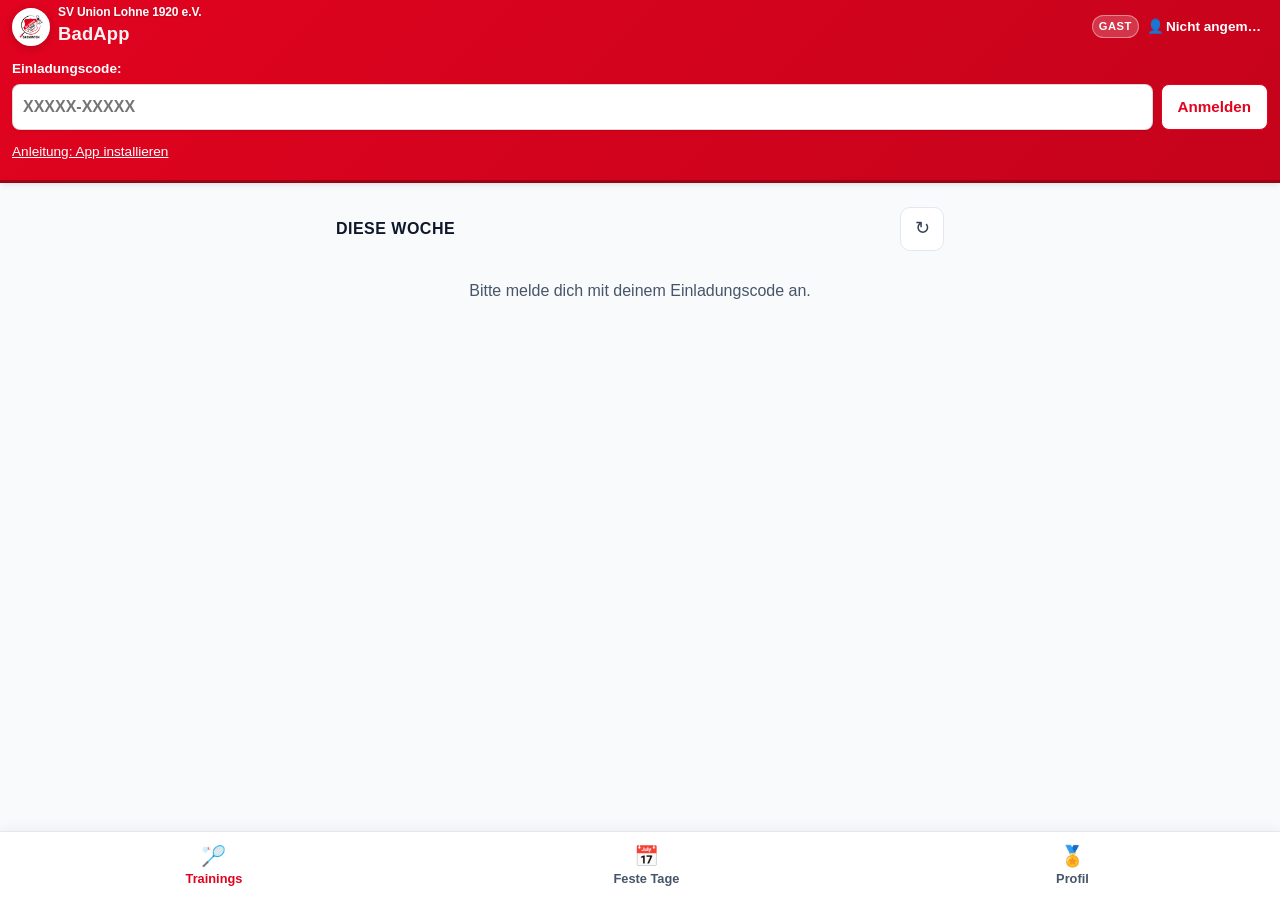
<file: index.html>
<!DOCTYPE html>
<html lang="de">
<head>
  <meta charset="UTF-8">
  <meta name="viewport" content="width=device-width, initial-scale=1.0, viewport-fit=cover">
  <meta http-equiv="Content-Security-Policy" content="default-src 'self'; script-src 'self'; style-src 'self' 'unsafe-inline'; connect-src 'self' https://*.workers.dev; img-src 'self' data:; base-uri 'none'; form-action 'none'">
  <title>BadApp | SV Union Lohne 1920 e.V.</title>
  <meta name="description" content="Offizielle Trainings- und Anwesenheitsverwaltung der Badminton-Abteilung des SV Union Lohne 1920 e.V.">
  <link rel="stylesheet" href="styles.css">
  <link rel="manifest" href="manifest.json">
  <meta name="apple-mobile-web-app-title" content="BadApp">
  <link rel="icon" type="image/png" href="logo.png">
  <link rel="apple-touch-icon" href="apple-touch-icon.png">
  <meta name="theme-color" content="#E1031F">
</head>
<body>

  <!-- Shows while the app waits for the server: a shuttlecock flying over the net -->
  <div id="loadingIndicator" class="loading-indicator" role="status" aria-live="polite" hidden>
    <span class="loading-rally" aria-hidden="true">
      <span class="loading-net"></span>
      <svg class="loading-shuttle" viewBox="0 0 24 32" width="20" height="26" focusable="false">
        <path d="M7 12 L1 30 H23 L17 12 Z" fill="#fff" stroke="#6b7280" stroke-width="1.2" stroke-linejoin="round"/>
        <path d="M9.5 12 L7 30 M12 12 V30 M14.5 12 L17 30 M3 24 H21" fill="none" stroke="#9ca3af" stroke-width="1"/>
        <path d="M7 12 A5 7 0 0 1 17 12 Z" fill="#E1031F"/>
      </svg>
    </span>
    <span id="loadingText"></span>
  </div>

  <!-- Toast Notification -->
  <div id="toast" class="toast" role="alert" aria-live="polite"></div>

  <div id="demoBanner" role="status" style="display: none; background: var(--gray-900); color: #fff; text-align: center; font-size: 0.8rem; font-weight: 700; padding: 6px 12px;">
    ⚠ Demo-Modus: Beispieldaten, nichts wird gespeichert.
  </div>

  <!-- Header with SV Union Lohne Corporate Design (Rot & Weiß) -->
  <header class="app-header">
    <div class="header-top">
      <div class="brand-wrapper">
        <img src="logo.png" alt="SV Union Lohne Badminton Logo" class="club-logo">
        <div class="brand-text">
          <span class="club-name">SV Union Lohne 1920 e.V.</span>
          <span class="club-dept">BadApp</span>
        </div>
      </div>
      <span id="roleBadge" class="badge-role">Spieler</span>
    </div>
    <div class="user-bar">
      <div class="user-info-text">
        <span>👤</span>
        <span id="userName">Lade Profil...</span>
        <button id="settingsBtn" class="settings-btn" type="button" aria-label="Einstellungen" hidden>⚙️</button>
      </div>
      <span id="syncHint" class="sync-hint" role="status" hidden>Aktualisiere …</span>
      <div id="personaWrap" style="display: none;">
        <select id="personaSelect" class="demo-selector" aria-label="Benutzer-Profil umschalten">
          <option value="anna">Anna Meier (Spieler)</option>
          <option value="ben">Ben Schmidt (Spieler)</option>
          <option value="orga">Olaf Orga (Trainer)</option>
          <option value="admin">Ada Admin (Administrator)</option>
        </select>
      </div>
    </div>
    <div id="loginBox" style="display: none; margin-top: 12px;">
      <label for="inviteCode" style="display: block; color: #fff; font-size: 0.85rem; font-weight: 600; margin-bottom: 4px;">Einladungscode:</label>
      <div style="display: flex; gap: 8px;">
        <input id="inviteCode" type="text" maxlength="14" autocomplete="off" autocapitalize="characters" spellcheck="false" class="demo-selector" style="flex: 1; min-width: 0; padding: 10px; font-size: 1rem;" placeholder="XXXXX-XXXXX">
        <button id="redeemBtn" class="btn btn-decline" style="flex: none;">Anmelden</button>
      </div>
      <a href="hilfe.html" style="display: inline-block; min-height: 44px; line-height: 44px; color: #fff; font-size: 0.85rem; text-decoration: underline;">Anleitung: App installieren</a>
    </div>
  </header>

  <aside id="installBox" class="install-box" hidden>
    <p id="installText"></p>
    <div class="install-actions">
      <button id="installBtn" class="btn btn-primary" type="button" hidden>App installieren</button>
      <a href="hilfe.html">Anleitung</a>
      <button id="installCloseBtn" class="install-close" type="button" aria-label="Hinweis schließen">✕</button>
    </div>
  </aside>

  <!-- Main Container -->
  <main class="container">

    <!-- Tab 1: Sessions (Trainings) -->
    <section id="tab-sessions" class="tab-content active">
      <div id="trainingList">
      <p id="sessionViewHint" class="session-view-hint" hidden></p>
      <!-- The training week first: today or the next session big, the rest of the week compact (DECISIONS 22) -->
      <div class="wk-head">
        <h2 id="weekTitle" class="wk-title">Diese Woche</h2>
        <button id="refreshSessionsBtn" class="wk-refresh" type="button" aria-label="Termine aktualisieren">↻</button>
      </div>
      <p id="dataState" class="data-state" role="status"></p>
      <div id="attendanceDue" class="wk-past-list"></div>
      <div id="sessionList" aria-live="polite">
        <!-- Rendered by app.js -->
      </div>
      <details id="laterBox" class="wk-later" hidden>
        <summary id="laterTitle">Weitere Termine</summary>
        <div id="laterList"></div>
      </details>
      </div>

      <div id="trainingDetail" hidden>
        <button class="orga-back" type="button">← Zurück</button>
        <div id="detailHead"></div>
        <p id="detailDataState" class="data-state" role="status"></p>
        <!-- Fixed order (docs/ux/GESAMTEMPFEHLUNG.md, P2-B): my sign-up, trainer duty, attendance, people, management -->
        <section id="detailMine" class="detail-section">
          <h3 class="detail-section-title">Meine Anmeldung</h3>
          <p id="detailMyState" class="wk-state"></p>
          <button id="detailRegBtn" class="btn wk-btn" type="button" hidden></button>
        </section>
        <section id="detailTrainerSection" class="detail-section" hidden>
          <h3 class="detail-section-title">Trainer-Einsatz</h3>
          <p id="detailTrainerText" class="settings-note"></p>
          <button id="detailTrainerBtn" class="btn trainer-signup-btn" type="button" hidden></button>
        </section>

        <section id="attendanceBox" class="attendance-box detail-section" hidden>
          <h3 class="detail-section-title">Anwesenheit</h3>
          <p class="detail-section-sub">Wer war tatsächlich da?</p>
          <p id="attendanceStatus" role="status"></p>
          <div id="attendanceSelf" class="action-buttons">
            <button id="attendanceSelfPresent" class="btn btn-confirm" type="button">✓ Ich war da</button>
            <button id="attendanceSelfAbsent" class="btn btn-decline" type="button">✗ Ich war nicht da</button>
          </div>
          <div id="attendanceReasonWrap" hidden>
            <label for="attendanceReason" class="attendance-label">Begründung der Korrektur:</label>
            <input id="attendanceReason" type="text" maxlength="200" class="demo-selector attendance-input" placeholder="z. B. War laut Hallenbuch da">
          </div>
          <div id="attendanceBulk" class="attendance-bulk" hidden>
            <button id="attendanceConfirmedBtn" class="btn btn-confirm" type="button"></button>
            <div id="attendanceSelectionBar" class="attendance-selection" hidden>
              <span id="attendanceSelectionCount" role="status"></span>
              <button id="attendanceSelectedPresent" class="btn btn-confirm" type="button">War da</button>
              <button id="attendanceSelectedAbsent" class="btn btn-decline" type="button">War nicht da</button>
            </div>
          </div>
          <div id="attendanceList" aria-live="polite"></div>
          <details id="attendanceAddBox" class="orga-details">
            <summary>+ Weitere Anwesende bestätigen</summary>
            <input id="attendanceSearch" type="search" autocomplete="off" aria-label="Mitglied suchen" placeholder="Name suchen" class="demo-selector attendance-input">
            <div id="attendanceSearchResults"></div>
          </details>
          <div class="attendance-meta">
            <span id="attendanceStand"></span>
            <button id="attendanceRefreshBtn" class="btn btn-reset" type="button">↻ Aktualisieren</button>
          </div>
          <details id="attendanceAuditBox" class="orga-details" hidden>
            <summary>Änderungsverlauf</summary>
            <div id="attendanceAuditList"></div>
          </details>
        </section>

        <section id="detailPeople" class="detail-section">
          <h3 class="detail-section-title">Teilnehmer und Gäste</h3>
        <div id="detailParticipantsBox">
          <div id="detailParticipantsTitle" class="orga-roster-title"></div>
          <div id="detailParticipants"></div>
        </div>
        <div id="detailGuestsTitle" class="orga-roster-title"></div>
        <div id="detailGuests"></div>
        <details id="guestBox" class="orga-details" hidden>
          <summary>+ Gast anmelden</summary>
          <p style="font-size: 0.85rem; color: var(--gray-600); margin-top: 8px;">Zum Beispiel fürs Schnuppertraining. Gäste bekommen keine Punkte.</p>
          <div style="display: flex; gap: 8px; margin-top: 8px;">
            <input id="guestName" type="text" maxlength="40" autocomplete="off" aria-label="Name des Gastes" placeholder="Name" class="demo-selector" style="flex: 1; min-width: 0; padding: 10px; font-size: 0.9rem;">
            <button id="guestAddBtn" class="btn btn-confirm" style="flex: none;">Anmelden</button>
          </div>
        </details>
        </section>

        <section id="orgaSessionTools" class="detail-section detail-admin" hidden>
          <h3 class="detail-section-title">Verwaltung</h3>
        <p id="orgaSessionHint" style="font-size: 0.85rem; color: var(--gray-600); margin-bottom: 12px;"></p>
        <div id="orgaRosterContainer" aria-live="polite"></div>

        <details id="walkInBox" class="orga-details">
          <summary>+ Weiteres Mitglied eintragen</summary>
          <div style="display: flex; gap: 8px; margin-top: 8px;">
            <select id="walkInSelect" aria-label="Person auswählen" class="demo-selector" style="flex: 1; min-width: 0; padding: 10px; font-size: 0.9rem;"></select>
            <button id="walkInBtn" class="btn btn-confirm" style="flex: none;">Eintragen</button>
          </div>
        </details>

        <details id="sessionEditBox" class="orga-details">
          <summary>Termin ändern</summary>
          <div style="display: flex; gap: 8px;">
            <div style="flex: 1; min-width: 0;">
              <label for="editStart" style="display: block; margin-top: 10px; font-size: 0.85rem; font-weight: 600;">Beginn:</label>
              <input id="editStart" type="time" class="demo-selector" style="width: 100%; margin-top: 4px; padding: 10px; font-size: 0.9rem;">
            </div>
            <div style="flex: 1; min-width: 0;">
              <label for="editEnd" style="display: block; margin-top: 10px; font-size: 0.85rem; font-weight: 600;">Ende:</label>
              <input id="editEnd" type="time" class="demo-selector" style="width: 100%; margin-top: 4px; padding: 10px; font-size: 0.9rem;">
            </div>
          </div>
          <label for="editVenue" style="display: block; margin-top: 10px; font-size: 0.85rem; font-weight: 600;">Halle:</label>
          <select id="editVenue" class="demo-selector" style="width: 100%; margin-top: 4px; padding: 10px; font-size: 0.9rem;"></select>
          <button id="saveSessionBtn" class="btn btn-primary" style="width: 100%; margin-top: 10px;">Termin ändern</button>
        </details>

        <details id="closeBox" class="orga-details">
          <summary>Jetzt schon abschließen</summary>
          <p style="font-size: 0.85rem; color: var(--gray-600); margin-top: 8px;">Sonst geschieht das automatisch gegen 23 Uhr.</p>
          <button id="closeSessionBtn" class="btn btn-primary" style="width: 100%; margin-top: 8px; background-color: var(--gray-900);">🔒 Jetzt schon abschließen</button>
        </details>

        <details id="cancelSessionBox" class="orga-details">
          <summary>Termin absagen</summary>
          <label for="cancelReason" style="display: block; margin-top: 10px; font-size: 0.85rem; font-weight: 600;">Grund:</label>
          <input id="cancelReason" type="text" maxlength="200" class="demo-selector" style="width: 100%; margin-top: 4px; padding: 10px; font-size: 0.9rem;" placeholder="z. B. Halle gesperrt">
          <button id="cancelSessionBtn" class="btn btn-decline" style="width: 100%; margin-top: 8px;">✗ Termin absagen</button>
        </details>
        </section>
      </div>
    </section>

    <!-- Tab 2: Preferences (Stammtage) -->
    <section id="tab-preferences" class="tab-content">
      <h2 class="section-title">Meine festen Tage</h2>
      <div class="pref-card">
        <p style="font-size: 0.85rem; color: var(--gray-600); margin-bottom: 16px;">
          An deinen festen Tagen (auch Stammtage genannt) wirst du automatisch angemeldet. Abmelden geht jederzeit beim Termin, das bleibt dann so. Änderungen hier gelten erst nach „Speichern“.
        </p>

        <p id="prefSheetHint" class="probe-hint" hidden>Bis zum 29.12. gelten deine festen Tage aus dem Sheet (Tab „Einstellungen“). Was du hier einstellst, zählt ab Januar.</p>
        <div id="prefList" aria-live="polite">
          <!-- Rendered by app.js from the standard sessions -->
        </div>

        <p id="prefDirty" class="pref-dirty" role="status" hidden>Noch nicht gespeichert.</p>
        <button id="savePreferencesBtn" class="btn btn-primary" style="width: 100%; margin-top: 20px;">
          ✓ Feste Tage speichern
        </button>
      </div>
    </section>

    <!-- Tab 3: Leaderboard (Jahreswertung) -->
    <section id="tab-leaderboard" class="tab-content">
      <button class="orga-back" type="button">← Zurück</button>
      <div class="wk-head">
        <h2 class="wk-title">Wertungen <span id="currentYear">2026</span></h2>
        <button id="refreshLeaderboardBtn" class="wk-refresh" type="button" aria-label="Wertungen aktualisieren">↻</button>
      </div>
      <p id="probeHintRankings" class="probe-hint" hidden>Probelauf bis 31.12.: So sieht die Wertung ab Januar aus. Zählt nicht für die Wertung 2026.</p>
      <p id="rankingMe" class="ranking-me" role="status"></p>
      <div id="rankingGroupTabs" class="ranking-tabs" hidden>
        <button type="button" data-group="ADULT">Erwachsene</button>
        <button type="button" data-group="YOUTH">Jugend</button>
      </div>
      <div id="rankingTabs" class="ranking-tabs">
        <button type="button" data-board="LEGACY">Saison 2026</button>
        <button type="button" data-board="ANNUAL">Jahrescup</button>
        <button type="button" data-board="CONSISTENCY">Konstanzpokal</button>
        <button type="button" data-board="MONTHLY">Monatscup</button>
      </div>
      <label id="rankingMonthWrap" class="ranking-select" hidden>Monat: <select id="rankingMonth" class="demo-selector"></select></label>
      <label id="rankingSeasonWrap" class="ranking-select" hidden>Saison: <select id="rankingSeason" class="demo-selector"></select></label>
      <p id="rankingHint" class="ranking-hint"></p>
      <table class="leaderboard-table" aria-label="Rangliste">
        <thead>
          <tr>
            <th style="width: 50px;">Rang</th>
            <th>Spieler</th>
            <th id="leaderboardValueHead" style="text-align: right;">Teilnahmen</th>
          </tr>
        </thead>
        <tbody id="leaderboardBody">
          <!-- Rendered by app.js -->
        </tbody>
      </table>
      <button type="button" class="ranking-archive-link" data-board="ARCHIVE">Historische Wertungen ›</button>
    </section>

    <!-- Tab: Profile -->
    <section id="tab-knowledge" class="tab-content">
      <h2 class="section-title">Team-Wissen</h2>
      <p class="settings-note">Nur für Trainer und Vorstand. Bitte keine Passwörter und keine Daten von Mitgliedern eintragen.</p>
      <div id="knowledgeBody" aria-live="polite"></div>
    </section>

    <section id="tab-profile" class="tab-content">
      <h2 class="section-title">Mein Fortschritt</h2>
      <!-- Points, cups and level of the current year, moved here from the start page -->
      <div id="playerRankSummary" class="player-rank-summary" aria-live="polite"></div>
      <div id="profileBody" aria-live="polite"></div>
    </section>

    <!-- Settings: a page of its own, opened by the gear in the header -->
    <section id="tab-settings" class="tab-content settings-page" aria-labelledby="settingsTitle">
      <button id="settingsCloseBtn" class="orga-back" type="button">← Zurück</button>
      <h2 id="settingsTitle" class="section-title">Einstellungen</h2>
      <div class="settings-card">
        <fieldset id="settingsViewGroup" class="settings-group">
          <legend>Anzeige: Welche Termine möchtest du sehen?</legend>
          <label><input type="radio" name="sessionView" value="ALL"> Alle Termine</label>
          <label><input type="radio" name="sessionView" value="ADULT"> Nur Erwachsene</label>
          <label><input type="radio" name="sessionView" value="YOUTH"> Nur Jugend</label>
        </fieldset>
        <p id="settingsRankingNote" class="settings-note" hidden></p>
        <p class="settings-note">Termine, für die du zugesagt hast oder bei denen du als anwesend eingetragen bist, bleiben immer sichtbar.</p>
      </div>
      <fieldset id="profileBox" class="settings-group settings-card" hidden>
        <legend>Meine Daten</legend>
        <p class="settings-note">Eine Änderung an Name oder Geburtsdatum gilt erst, wenn ein Admin sie freigegeben hat.</p>
        <div class="profile-field"><label for="profileFirstName">Vorname</label><input id="profileFirstName" class="demo-selector" type="text" maxlength="50" autocomplete="given-name"></div>
        <div class="profile-field"><label for="profileLastName">Nachname</label><input id="profileLastName" class="demo-selector" type="text" maxlength="50" autocomplete="family-name"></div>
        <div class="profile-field"><label for="profileBirthDate">Geburtsdatum</label><input id="profileBirthDate" class="demo-selector" type="date" min="1900-01-01"></div>
        <p id="profileStatus" class="settings-note" role="status"></p>
        <button id="profileSaveBtn" class="btn btn-primary" type="button">Änderung beantragen</button>
        <button id="profileWithdrawBtn" class="btn btn-decline" type="button" hidden>Anfrage zurückziehen</button>
        <div id="emailBox" class="profile-email" hidden>
          <div class="profile-field"><label for="profileEmail">E-Mail-Adresse (freiwillig)</label><input id="profileEmail" class="demo-selector" type="email" maxlength="100" autocomplete="email" inputmode="email" spellcheck="false"></div>
          <p class="settings-note">Nur du und die Admins sehen sie. Der Verein nutzt sie nur, um dich zu erreichen. Sie gilt sofort, ohne Freigabe.</p>
          <button id="emailSaveBtn" class="btn btn-primary" type="button">E-Mail speichern</button>
        </div>
      </fieldset>
      <fieldset id="notificationBox" class="settings-group settings-card" hidden>
        <legend>Benachrichtigungen</legend>
        <p id="notificationStatus" class="settings-note" role="status"></p>
        <button id="notificationToggleBtn" class="btn btn-primary" type="button"></button>
        <div id="notificationCategories"></div>
      </fieldset>
      <div class="settings-card">
        <h3 class="settings-card-title">Hilfe</h3>
        <button id="installGearBtn" class="btn btn-primary" type="button" style="width: 100%; margin-bottom: 8px;" hidden>App installieren</button>
        <p class="settings-note"><a href="hilfe.html">Häufige Fragen, App installieren, Benachrichtigungen</a></p>
      </div>
    </section>

    <!-- Tab 4: Organizer & Admin Panel -->
    <section id="tab-admin" class="tab-content">
      <div id="orga-menu" class="orga-view">
        <h2 class="section-title">Orga</h2>
        <!-- Grouped by task (docs/ux/GESAMTEMPFEHLUNG.md, P2-A). Who sees what is unchanged, a group without a visible entry hides. -->
        <div class="orga-group">
          <h3 class="orga-group-title">Training organisieren</h3>
          <button class="orga-menu-item orga-manager-only" type="button" data-orga-view="sessions">📅 Termine<span>Liste, zusätzlicher Termin</span></button>
          <button class="orga-menu-item orga-manager-only" type="button" data-orga-view="templates">🔁 Standardtermine<span>Wiederkehrende Zeiten</span></button>
          <button id="orgaMenuTrainers" class="orga-menu-item" type="button" data-orga-view="trainers" hidden>🧑‍🏫 Trainer-Einsätze<span>Anmeldungen für die Jugend</span></button>
        </div>
        <div class="orga-group">
          <h3 class="orga-group-title">Mitglieder &amp; Wertung</h3>
          <button id="orgaMenuProfiles" class="orga-menu-item" type="button" data-orga-view="profiles" hidden>📝 Mitgliederdaten<span id="orgaMenuProfilesCount">Name und Geburtsdatum</span></button>
          <button class="orga-menu-item orga-manager-only" type="button" data-orga-view="ranking">🏅 Ranglisten<span>Wer in welcher Rangliste steht</span></button>
          <button id="orgaMenuAccess" class="orga-menu-item" type="button" data-orga-view="access" hidden>🔑 Zugänge<span>Einladungscodes, Geräte</span></button>
        </div>
        <div class="orga-group">
          <h3 class="orga-group-title">Verein</h3>
          <button id="orgaMenuKnowledge" class="orga-menu-item" type="button">📚 Team-Wissen<span>Anleitungen und Links für Trainer und Vorstand</span></button>
          <a id="orgaMenuTournament" class="orga-menu-item" href="https://union-turnier.oudehinken53-3cc.workers.dev" target="_blank" rel="noopener noreferrer" hidden>🏆 Turniermanager<span>Turniere planen und Ergebnisse eintragen</span></a>
          <a id="orgaMenuShuttle" class="orga-menu-item" href="https://www.appsheet.com/start/52b54560-9607-4ddc-a6b2-6802a26d5376" target="_blank" rel="noopener noreferrer">📣 Beitrag vorschlagen<span>Für Instagram und Facebook</span></a>
        </div>
        <div class="orga-group">
          <h3 class="orga-group-title">System</h3>
          <button id="orgaMenuSystem" class="orga-menu-item" type="button" data-orga-view="system" hidden>⚙️ Punktkorrektur &amp; System<span>Punkte korrigieren, Prüfung</span></button>
          <button id="orgaMenuFeatures" class="orga-menu-item" type="button" data-orga-view="features" hidden>🧪 Neue Funktionen<span>Erst für Admins, dann für alle</span></button>
        </div>
      </div>

      <div id="orga-sessions" class="orga-view" hidden>
        <button class="orga-back" type="button">← Zurück</button>
        <h2 class="section-title">Termine</h2>
        <details class="orga-details" id="newSessionCard">
          <summary>+ Termin anlegen</summary>
          <label for="newDate" style="display: block; margin-top: 10px; font-size: 0.85rem; font-weight: 600;">Datum:</label>
          <input id="newDate" type="date" class="demo-selector" style="width: 100%; margin-top: 4px; padding: 10px; font-size: 0.9rem;">
          <div style="display: flex; gap: 8px;">
            <div style="flex: 1; min-width: 0;">
              <label for="newStart" style="display: block; margin-top: 10px; font-size: 0.85rem; font-weight: 600;">Beginn:</label>
              <input id="newStart" type="time" class="demo-selector" style="width: 100%; margin-top: 4px; padding: 10px; font-size: 0.9rem;">
            </div>
            <div style="flex: 1; min-width: 0;">
              <label for="newEnd" style="display: block; margin-top: 10px; font-size: 0.85rem; font-weight: 600;">Ende:</label>
              <input id="newEnd" type="time" class="demo-selector" style="width: 100%; margin-top: 4px; padding: 10px; font-size: 0.9rem;">
            </div>
          </div>
          <label for="newVenue" style="display: block; margin-top: 10px; font-size: 0.85rem; font-weight: 600;">Halle:</label>
          <select id="newVenue" class="demo-selector" style="width: 100%; margin-top: 4px; padding: 10px; font-size: 0.9rem;"></select>
          <label for="newAudience" style="display: block; margin-top: 10px; font-size: 0.85rem; font-weight: 600;">Für:</label>
          <select id="newAudience" class="demo-selector" style="width: 100%; margin-top: 4px; padding: 10px; font-size: 0.9rem;">
            <option value="ADULT">Erwachsene</option>
            <option value="YOUTH">Jugend</option>
          </select>
          <label for="newGroup" style="display: block; margin-top: 10px; font-size: 0.85rem; font-weight: 600;">Gruppe (freiwillig):</label>
          <input id="newGroup" type="text" maxlength="30" autocomplete="off" placeholder="z. B. Basis" class="demo-selector" style="width: 100%; margin-top: 4px; padding: 10px; font-size: 0.9rem;">
          <label style="display: flex; gap: 8px; align-items: center; margin-top: 12px; font-size: 0.85rem;">
            <input id="newCounts" type="checkbox" checked> Zählt für die Wertung
          </label>
          <button id="createSessionBtn" class="btn btn-primary" style="width: 100%; margin-top: 12px;">Termin anlegen</button>
        </details>
        <div id="orgaSessionFilter" class="seg-switch" role="group" aria-label="Welche Termine">
          <button type="button" data-filter="COMING" class="active" aria-pressed="true">Kommende</button>
          <button type="button" data-filter="PAST" aria-pressed="false">Vorbei, noch offen</button>
        </div>
        <div id="orgaSessionList"></div>
      </div>

      <div id="orga-templates" class="orga-view" hidden>
        <button class="orga-back" type="button">← Zurück</button>
        <h2 class="section-title">Standardtermine</h2>
        <div class="pref-card" id="templateCard">
          <p style="font-size: 0.85rem; color: var(--gray-600); margin-bottom: 8px;">Daraus entstehen automatisch die Termine der nächsten 2 Wochen.</p>
          <div id="templateRows" class="template-rows" aria-label="Standardtermine"></div>
          <label for="templateSelect" class="template-select-legacy">Standardtermin:</label>
          <select id="templateSelect" class="demo-selector template-select-legacy"></select>
          <h3 id="templateFormTitle" class="orga-group-title">Neuer Standardtermin</h3>
          <label for="templateWeekday" style="display: block; margin-top: 10px; font-size: 0.85rem; font-weight: 600;">Wochentag:</label>
          <select id="templateWeekday" class="demo-selector" style="width: 100%; margin-top: 4px; padding: 10px; font-size: 0.9rem;">
            <option value="1">Montag</option>
            <option value="2">Dienstag</option>
            <option value="3">Mittwoch</option>
            <option value="4">Donnerstag</option>
            <option value="5">Freitag</option>
            <option value="6">Samstag</option>
            <option value="7">Sonntag</option>
          </select>
          <div style="display: flex; gap: 8px;">
            <div style="flex: 1; min-width: 0;">
              <label for="templateStart" style="display: block; margin-top: 10px; font-size: 0.85rem; font-weight: 600;">Beginn:</label>
              <input id="templateStart" type="time" class="demo-selector" style="width: 100%; margin-top: 4px; padding: 10px; font-size: 0.9rem;">
            </div>
            <div style="flex: 1; min-width: 0;">
              <label for="templateEnd" style="display: block; margin-top: 10px; font-size: 0.85rem; font-weight: 600;">Ende:</label>
              <input id="templateEnd" type="time" class="demo-selector" style="width: 100%; margin-top: 4px; padding: 10px; font-size: 0.9rem;">
            </div>
          </div>
          <label for="templateVenue" style="display: block; margin-top: 10px; font-size: 0.85rem; font-weight: 600;">Halle:</label>
          <select id="templateVenue" class="demo-selector" style="width: 100%; margin-top: 4px; padding: 10px; font-size: 0.9rem;"></select>
          <label for="templateTrainer" style="display: block; margin-top: 10px; font-size: 0.85rem; font-weight: 600;">Verantwortlicher Trainer:</label>
          <select id="templateTrainer" class="demo-selector" style="width: 100%; margin-top: 4px; padding: 10px; font-size: 0.9rem;"></select>
          <label for="templateAudience" style="display: block; margin-top: 10px; font-size: 0.85rem; font-weight: 600;">Für:</label>
          <select id="templateAudience" class="demo-selector" style="width: 100%; margin-top: 4px; padding: 10px; font-size: 0.9rem;">
            <option value="ADULT">Erwachsene</option>
            <option value="YOUTH">Jugend</option>
          </select>
          <label for="templateGroup" style="display: block; margin-top: 10px; font-size: 0.85rem; font-weight: 600;">Gruppe (freiwillig):</label>
          <input id="templateGroup" type="text" maxlength="30" autocomplete="off" placeholder="z. B. Basis, Aufbau, Leistung" class="demo-selector" style="width: 100%; margin-top: 4px; padding: 10px; font-size: 0.9rem;">
          <label style="display: flex; gap: 8px; align-items: center; margin-top: 12px; font-size: 0.85rem;">
            <input id="templateActive" type="checkbox"> Aktiv, neue Termine werden erzeugt
          </label>
          <label id="templateApplyWrap" style="display: flex; gap: 8px; align-items: center; margin-top: 8px; font-size: 0.85rem;">
            <input id="templateApply" type="checkbox"> Auch auf schon erzeugte offene Termine anwenden
          </label>
          <button id="saveTemplateBtn" class="btn btn-primary" style="width: 100%; margin-top: 12px;">Standardtermin speichern</button>
        </div>
      </div>

      <div id="orga-ranking" class="orga-view" hidden>
        <button class="orga-back" type="button">← Zurück</button>
        <h2 class="section-title">Ranglisten</h2>
        <input id="rankingMemberSearch" type="search" class="demo-selector" placeholder="Name suchen" aria-label="Mitglied suchen" style="width: 100%; padding: 10px; font-size: 0.9rem; margin-bottom: 10px;">
        <p class="settings-note">Jede Person steht in genau einer Rangliste. „Automatisch“ heißt: unter 18 laut Jahrgang in der Jugend, sonst bei den Erwachsenen. Von Hand gesetzte stehen oben.</p>
        <div id="rankingMemberList" aria-live="polite"></div>
      </div>

      <div id="orga-trainers" class="orga-view" hidden>
        <button class="orga-back" type="button">← Zurück</button>
        <h2 class="section-title">Trainer-Einsätze</h2>
        <p class="settings-note">Anmeldungen als Trainer für Jugendtermine im laufenden Jahr, ohne abgesagte. Sie zählen nicht für Ranglisten und Punkte.</p>
        <div id="trainerSignupList" aria-live="polite"></div>
      </div>

      <div id="orga-profiles" class="orga-view" hidden>
        <button class="orga-back" type="button">← Zurück</button>
        <h2 class="section-title">Mitgliederdaten</h2>
        <div id="profileAdminArea" hidden>
          <h3 class="profile-subtitle">Offene Anfragen</h3>
          <div id="profileRequestList" aria-live="polite"></div>
          <div id="profileSyncProblems" aria-live="polite"></div>
          <details class="orga-details">
            <summary>Ruhende Mitglieder</summary>
            <p class="settings-note">Ruhende können sich nicht anmelden und stehen in keiner Liste. Ihre Punkte im Archiv bleiben. Der Status in der Teilnehmerverwaltung ändert sich mit.</p>
            <div id="profileInactiveList" aria-live="polite"></div>
          </details>
        </div>
        <h3 class="profile-subtitle">Mitglied ändern</h3>
        <p id="profileEditNote" class="settings-note"></p>
        <input id="profileMemberSearch" type="search" class="demo-selector" placeholder="Name suchen" aria-label="Mitglied suchen" style="width: 100%; padding: 10px; font-size: 0.9rem; margin-bottom: 10px;">
        <div id="profileMemberList" aria-live="polite"></div>
      </div>

      <div id="orga-access" class="orga-view" hidden>
        <button class="orga-back" type="button">← Zurück</button>
        <h2 class="section-title">Zugänge</h2>
        <details class="orga-details" open>
          <summary>Einzelne Person: Code oder sperren</summary>
        <div class="pref-card" id="linkCard">
          <label for="linkPlayerSelect" style="font-size: 0.85rem; font-weight: 600;">Spieler:</label>
          <select id="linkPlayerSelect" class="demo-selector" style="width: 100%; margin-top: 4px; padding: 10px; font-size: 0.9rem;"></select>
          <label for="linkRole" style="display: block; margin-top: 10px; font-size: 0.85rem; font-weight: 600;">Rolle:</label>
          <select id="linkRole" class="demo-selector" style="width: 100%; margin-top: 4px; padding: 10px; font-size: 0.9rem;">
            <option value="PLAYER">Spieler</option>
            <option value="ORGANIZER">Trainer</option>
            <option value="ADMIN">Admin</option>
          </select>
          <div style="display: flex; gap: 8px; margin-top: 12px;">
            <button id="linkBtn" class="btn btn-primary" style="flex: 1;">Code erzeugen</button>
            <button id="unlinkBtn" class="btn btn-decline" style="flex: 1;">Zugang sperren</button>
          </div>
          <div id="inviteResult" role="status" style="display: none; margin-top: 12px; padding: 12px; border: 2px dashed var(--gray-600); border-radius: 8px; text-align: center;">
            <div style="font-size: 0.8rem; color: var(--gray-600);">Einladungscode, wird nur jetzt angezeigt:</div>
            <strong id="inviteCodeOut" style="display: block; margin: 4px 0; font-size: 1.4rem; letter-spacing: 0.08em; user-select: all;"></strong>
            <div id="inviteExpiry" style="font-size: 0.8rem; color: var(--gray-600);"></div>
          </div>
        </div>
        </details>
        <details class="orga-details">
          <summary>Codes für alle ohne Zugang</summary>
        <div class="pref-card">
                    <p class="settings-note">Erzeugt für jede aktive Person ohne Gerät und ohne offenen Code einen Einladungscode. Die Codes werden nur einmal angezeigt.</p>
          <button id="bulkInviteBtn" class="btn btn-primary" type="button" style="width: 100%;">Codes erzeugen</button>
          <div id="bulkInviteResult" hidden>
            <p id="bulkInviteInfo" class="settings-note" role="status"></p>
            <button id="bulkInviteCopyBtn" class="btn btn-primary" type="button" style="width: 100%; margin-bottom: 8px;">Liste kopieren</button>
            <div id="bulkInviteList" class="bulk-invite-list"></div>
          </div>
        </div>
        </details>
        <details class="orga-details">
          <summary>Rollen abgleichen</summary>
          <p class="settings-note">Die Rechte kommen aus der Spalte Rolle der Teilnehmerverwaltung: Admin, Trainer, sonst Spieler. Der Abgleich läuft stündlich. Steht dort eine Rolle, gilt sie auch für neue Codes, die Auswahl unten zählt nur für Personen ohne Eintrag.</p>
        <button id="syncRolesBtn" class="btn btn-primary" type="button" style="width: 100%; margin-bottom: 12px;">Rollen jetzt abgleichen</button>
        </details>
      </div>

      <!-- Switches for new functions (docs/ENTWICKLUNG-NEBEN-LIVE.md, Stufe 5), only for admins -->
      <div id="orga-features" class="orga-view" hidden>
        <button class="orga-back" type="button">← Zurück</button>
        <h2 class="section-title">Neue Funktionen</h2>
        <p class="settings-note">Eine neue Funktion kommt zuerst nur für Admins. Probier sie am eigenen Handy aus und gib sie dann hier frei. Das gilt sofort, ohne neue Version der App.</p>
        <div id="featureList" aria-live="polite"></div>
      </div>

      <div id="orga-system" class="orga-view" hidden>
        <button class="orga-back" type="button">← Zurück</button>
        <h2 class="section-title">Punktkorrektur & System</h2>
        <div class="pref-card" style="margin-bottom: 16px;">
          <h3 style="font-size: 1rem; font-weight: 800; margin-bottom: 10px; color: var(--gray-900);">Punktkorrektur</h3>
          <p style="font-size: 0.85rem; color: var(--gray-600);">Wird als eigener Eintrag mit Begründung gespeichert, nichts wird überschrieben.</p>
          <label for="correctPlayer" style="display: block; margin-top: 10px; font-size: 0.85rem; font-weight: 600;">Spieler:</label>
          <select id="correctPlayer" class="demo-selector" style="width: 100%; margin-top: 4px; padding: 10px; font-size: 0.9rem;"></select>
          <label for="correctYear" style="display: block; margin-top: 10px; font-size: 0.85rem; font-weight: 600;">Jahr:</label>
          <select id="correctYear" class="demo-selector" style="width: 100%; margin-top: 4px; padding: 10px; font-size: 0.9rem;"></select>
          <div id="correctInfo" style="font-size: 0.85rem; color: var(--gray-600); margin-top: 6px;"></div>
          <label for="correctDelta" style="display: block; margin-top: 10px; font-size: 0.85rem; font-weight: 600;">Punkte, z. B. 1 oder -1:</label>
          <input id="correctDelta" type="number" step="1" inputmode="numeric" class="demo-selector" style="width: 100%; margin-top: 4px; padding: 10px; font-size: 0.9rem;">
          <label for="correctReason" style="display: block; margin-top: 10px; font-size: 0.85rem; font-weight: 600;">Begründung:</label>
          <input id="correctReason" type="text" maxlength="200" class="demo-selector" style="width: 100%; margin-top: 4px; padding: 10px; font-size: 0.9rem;" placeholder="z. B. War am 02.11. dabei">
          <button id="correctBtn" class="btn btn-primary" style="width: 100%; margin-top: 12px;">Korrektur buchen</button>
        </div>
        <div class="pref-card" style="margin-bottom: 16px;">
          <h3 style="font-size: 1rem; font-weight: 800; margin-bottom: 10px; color: var(--gray-900);">System</h3>
          <button id="systemHealthBtn" class="btn btn-secondary" style="width: 100%;">System prüfen</button>
        </div>
        <div class="pref-card archive-danger">
          <h3 style="font-size: 1rem; font-weight: 800; margin-bottom: 10px; color: var(--gray-900);">⚠ Saison archivieren</h3>
          <p class="archive-warning">Nicht umkehrbar. Erst „Prüfen“, dann nur archivieren, wenn die Saison wirklich abgeschlossen ist.</p>
          <p style="font-size: 0.85rem; color: var(--gray-600);">Sichert den endgültigen Stand einer abgeschlossenen Saison. Danach sind keine Änderungen an ihr mehr möglich.</p>
          <label for="archiveYear" style="display: block; margin-top: 10px; font-size: 0.85rem; font-weight: 600;">Saison:</label>
          <select id="archiveYear" class="demo-selector" style="width: 100%; margin-top: 4px; padding: 10px; font-size: 0.9rem;"></select>
          <div id="archiveInfo" role="status" style="font-size: 0.85rem; color: var(--gray-600); margin-top: 8px;"></div>
          <div style="display: flex; gap: 8px; margin-top: 12px;">
            <button id="archivePreviewBtn" class="btn btn-primary" style="flex: 1;">Prüfen</button>
            <button id="archiveApplyBtn" class="btn btn-decline" style="flex: 1;" disabled>Endgültig archivieren</button>
          </div>
        </div>
      </div>
    </section>

  </main>

  <!-- Bottom Navigation -->
  <nav class="app-nav" aria-label="Hauptnavigation">
    <button class="nav-tab active" data-tab="sessions" aria-current="page">
      <span class="icon">🏸</span>
      <span>Trainings</span>
    </button>
    <button class="nav-tab" data-tab="preferences">
      <span class="icon">📅</span>
      <span>Feste Tage</span>
    </button>
    <button class="nav-tab" data-tab="profile">
      <span class="icon">🏅</span>
      <span>Profil</span>
    </button>
    <button class="nav-tab" data-tab="admin" id="adminNavTab" style="display: none;">
      <span class="icon">📋</span>
      <span>Orga</span>
    </button>
  </nav>

  <script src="config.js"></script>
  <script src="scoring.js"></script>
  <script src="week.js"></script>
  <script src="app.js"></script>
</body>
</html>
</file>
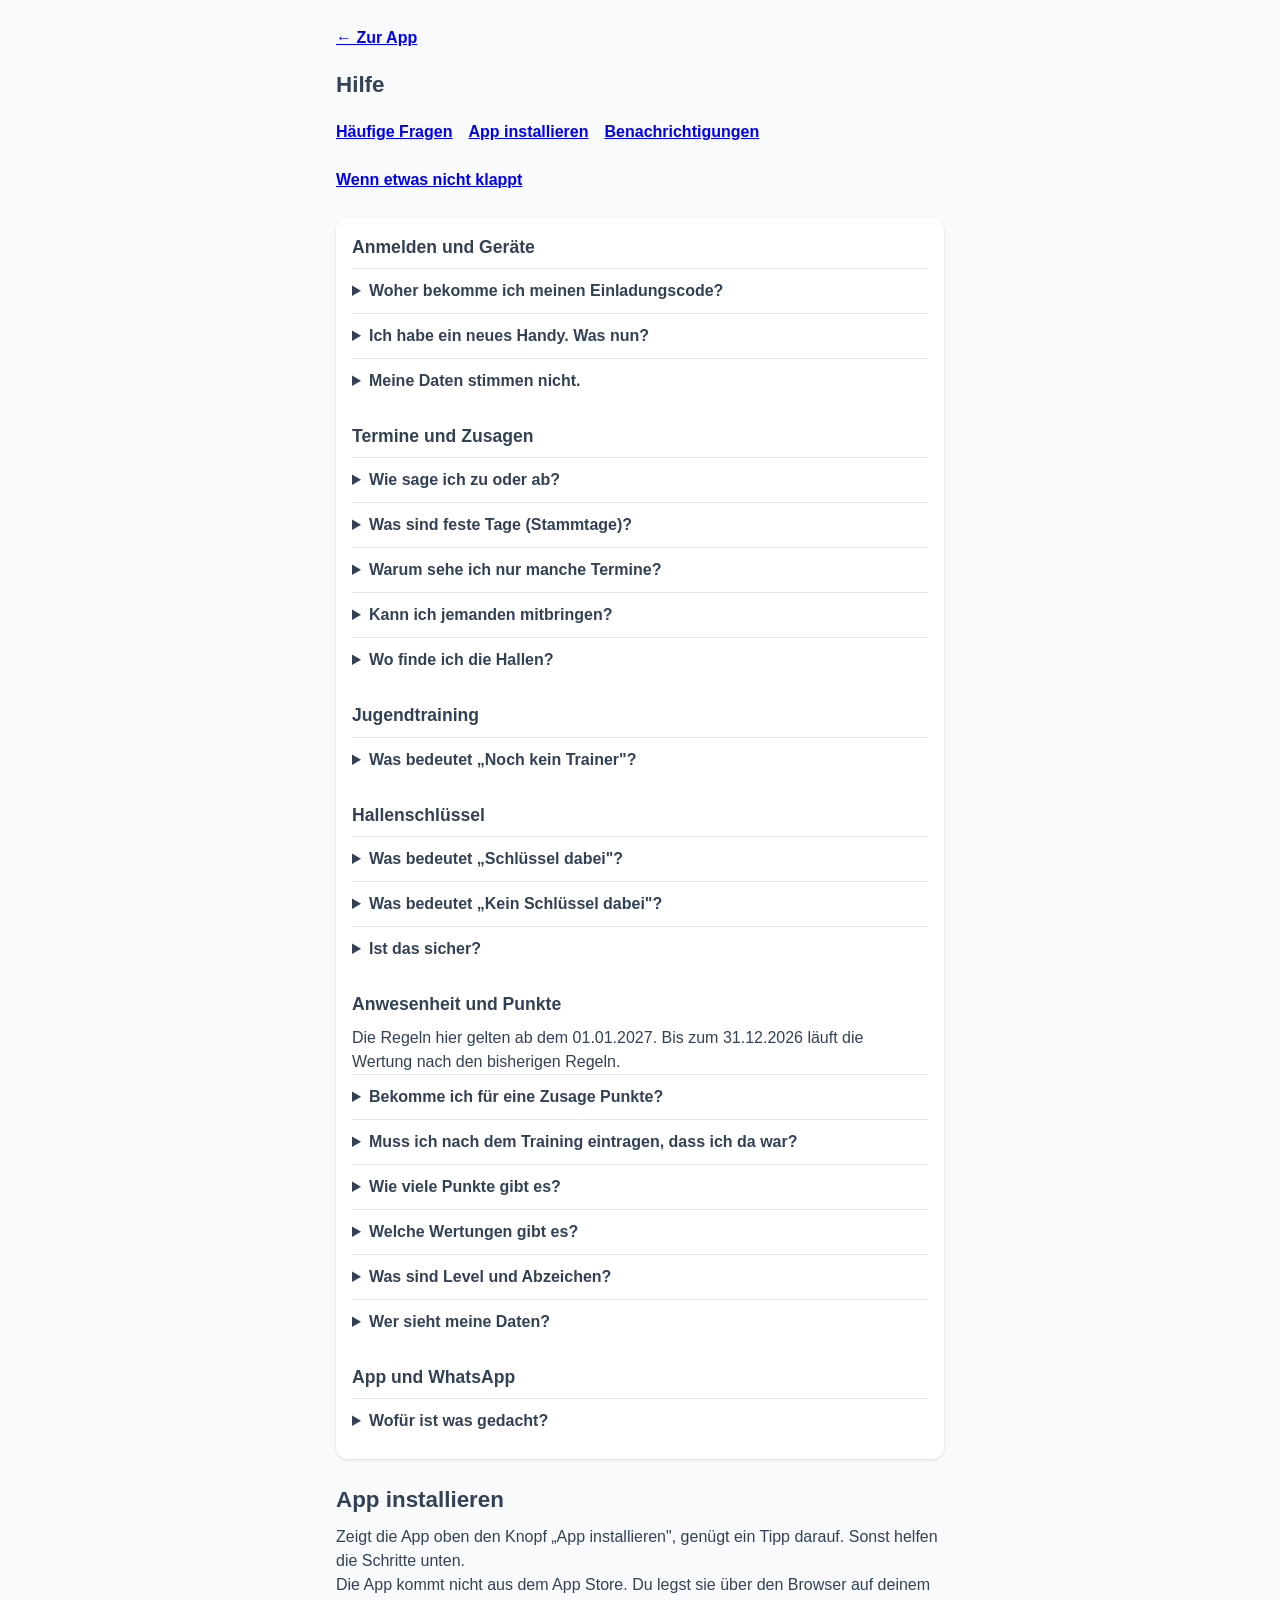
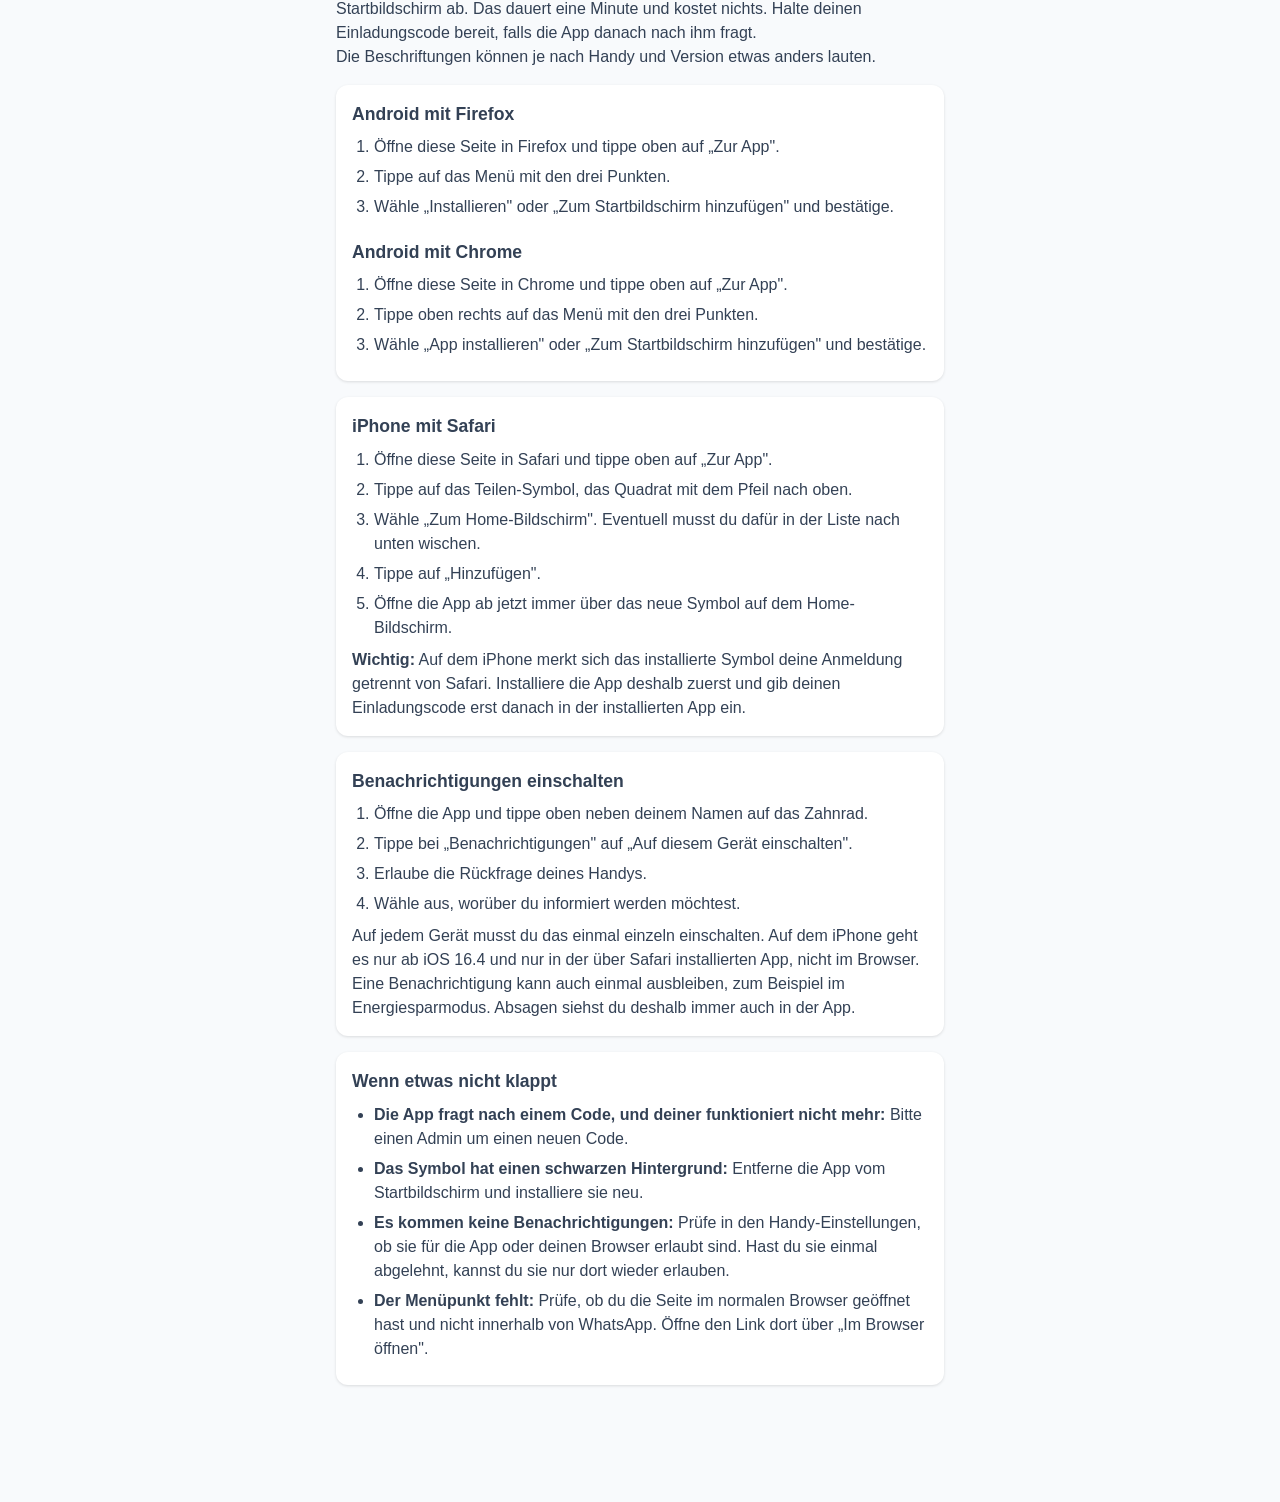
<file: hilfe.html>
<!DOCTYPE html>
<html lang="de">
<head>
  <meta charset="UTF-8">
  <meta name="viewport" content="width=device-width, initial-scale=1.0">
  <meta http-equiv="Content-Security-Policy" content="default-src 'self'; script-src 'none'; style-src 'self' 'unsafe-inline'; img-src 'self' data:; base-uri 'none'; form-action 'none'">
  <title>Hilfe | BadApp</title>
  <link rel="stylesheet" href="styles.css">
  <link rel="icon" type="image/png" href="logo.png">
  <meta name="theme-color" content="#E1031F">
  <style>
    .help { max-width: 640px; margin: 0 auto; padding: 16px; line-height: 1.5; }
    .help h1 { font-size: 1.4rem; margin: 8px 0; }
    .help h2 { font-size: 1.1rem; margin: 0 0 8px; }
    .help section { background: #fff; border-radius: 12px; padding: 16px; margin: 16px 0; box-shadow: 0 1px 3px rgba(0, 0, 0, 0.12); }
    .help ol, .help ul { padding-left: 22px; margin: 8px 0; }
    .help li { margin-bottom: 6px; }
    .help section h2 + details, .help details { border-top: 1px solid #e5e7eb; }
    .help section h2:not(:first-child) { margin-top: 20px; }
    .help summary { min-height: 44px; padding: 10px 0; font-weight: 600; cursor: pointer; }
    .help details p { margin: 0 0 12px; }
    .help .help-title { font-size: 1.4rem; margin: 24px 0 8px; }
    .help-nav { display: flex; flex-wrap: wrap; gap: 4px 16px; }
    .help-nav a { min-height: 44px; line-height: 44px; font-weight: 600; }
    .help .back { display: inline-block; min-height: 44px; line-height: 44px; font-weight: 600; }
  </style>
</head>
<body>
  <main class="help">
    <a class="back" href="./index.html">← Zur App</a>
    <h1>Hilfe</h1>
    <nav class="help-nav" aria-label="Inhalt">
      <a href="#faq">Häufige Fragen</a>
      <a href="#installieren">App installieren</a>
      <a href="#benachrichtigungen">Benachrichtigungen</a>
      <a href="#probleme">Wenn etwas nicht klappt</a>
    </nav>

    <section id="faq">
      <h2>Anmelden und Geräte</h2>
      <details>
        <summary>Woher bekomme ich meinen Einladungscode?</summary>
        <p>Von einem Admin. Der Code gehört nur dir und gilt 7 Tage. Ein Google-Konto brauchst du nicht.</p>
      </details>
      <details>
        <summary>Ich habe ein neues Handy. Was nun?</summary>
        <p>Bitte einen Admin um einen neuen Code und gib ihn auf dem neuen Handy ein. Deine Punkte und Zusagen bleiben, sie hängen an deiner Person und nicht am Gerät.</p>
      </details>
      <details>
        <summary>Meine Daten stimmen nicht.</summary>
        <p>Tippe oben neben deinem Namen auf das Zahnrad und stelle dort eine Änderung von Name oder Geburtsdatum ein. Ein Admin gibt sie frei.</p>
      </details>

      <h2>Termine und Zusagen</h2>
      <details>
        <summary>Wie sage ich zu oder ab?</summary>
        <p>Jeder Termin hat einen Knopf: „Zusagen“, solange du nicht angemeldet bist, und „Abmelden“, wenn du schon zugesagt hast. Das geht bis 9 Uhr am Morgen nach dem Training. Wer spontan da war, sagt also noch nachträglich zu, wer nicht konnte, sagt ab. Ein Tipp auf die übrige Karte öffnet nur die Details und speichert nichts.</p>
      </details>
      <details>
        <summary>Was sind feste Tage (Stammtage)?</summary>
        <p>Tage, an denen du meist kommst. Die App merkt dich dafür automatisch vor. Wenn du dich selbst abmeldest, bleibt das bestehen, auch wenn der Tag dein Stammtag ist. Wählst du einen Stammtag ab, wird nur die automatische Vormerkung zurückgenommen.</p>
      </details>
      <details>
        <summary>Warum sehe ich nur manche Termine?</summary>
        <p>Über das Zahnrad wählst du, ob du die Termine der Erwachsenen, der Jugend oder alle sehen möchtest. Termine, zu denen du zugesagt hast, bleiben immer sichtbar.</p>
      </details>
      <details>
        <summary>Kann ich jemanden mitbringen?</summary>
        <p>Ja. Öffne den Termin und melde unter „Gast anmelden" zum Beispiel jemanden fürs Schnuppertraining an. Entfernen können den Gast du, Trainer und Admins. Gäste sammeln keine Punkte.</p>
      </details>
      <details>
        <summary>Wo finde ich die Hallen?</summary>
        <p>Tippe im Termin auf PARK oder MZH. Es öffnet sich die Seite der Gemeinde Wietmarschen mit den Sporthallen.</p>
      </details>

      <h2>Jugendtraining</h2>
      <details>
        <summary>Was bedeutet „Noch kein Trainer"?</summary>
        <p>Bei Jugendterminen melden sich Trainer eigens an. Solange das niemand getan hat, steht dieser Hinweis am Termin. Das Training fällt deshalb nicht automatisch aus.</p>
      </details>

      <h2 id="schluessel">Hallenschlüssel</h2>
      <details>
        <summary>Was bedeutet „Schlüssel dabei"?</summary>
        <p>Mindestens eine Person mit Hallenschlüssel hat für diesen Termin zugesagt oder ist als Trainer angemeldet. Auf der Startseite zeigt das ein grünes Schlüsselsymbol.</p>
      </details>
      <details>
        <summary>Was bedeutet „Kein Schlüssel dabei"?</summary>
        <p>Bisher hat niemand mit Schlüssel zugesagt. Auf der Startseite steht dann ein rotes, durchgestrichenes Schlüsselsymbol. Das Training fällt deshalb nicht aus, und du kannst weiter zusagen. Sprecht euch im Zweifel in eurer WhatsApp-Gruppe ab. Fällt ein Training wirklich aus, ist der Termin in der App als abgesagt markiert.</p>
      </details>
      <details>
        <summary>Ist das sicher?</summary>
        <p>Nein, es ist nur eine Vorhersage aus den Zusagen. Die App kann nicht wissen, wer wirklich kommt.</p>
      </details>

      <h2>Anwesenheit und Punkte</h2>
      <p>Die Regeln hier gelten ab dem 01.01.2027. Bis zum 31.12.2026 läuft die Wertung nach den bisherigen Regeln.</p>
      <details>
        <summary>Bekomme ich für eine Zusage Punkte?</summary>
        <p>Ja. Um 9 Uhr am Morgen nach dem Training wird der Termin abgeschlossen. Wer dann zugesagt hat, gilt als anwesend und bekommt die Punkte. Bitte also absagen, wenn du doch nicht da warst.</p>
      </details>
      <details>
        <summary>Muss ich nach dem Training eintragen, dass ich da war?</summary>
        <p>Nein. Deine Zusage zählt. Nach 9 Uhr am Folgetag kann nur noch ein Admin etwas ändern, mit Begründung.</p>
      </details>
      <details>
        <summary>Wie viele Punkte gibt es?</summary>
        <p>10 Punkte für deinen ersten Trainingstag der Kalenderwoche, 5 für den zweiten, 0 für jeden weiteren.</p>
      </details>
      <details>
        <summary>Welche Wertungen gibt es?</summary>
        <p>Den Jahrescup nach Punkten, den Konstanzpokal nach aktiven Wochen und den Monatscup. Jugend und Erwachsene haben getrennte Ranglisten. Bei gleicher Punktzahl teilt ihr euch den Platz.</p>
      </details>
      <details>
        <summary>Was sind Level und Abzeichen?</summary>
        <p>Mit deinen Punkten steigst du im Level auf, zum Beispiel vom „Ersten Aufschlag" zur „Hallenlegende". Abzeichen gibt es etwa für dein erstes Training der Saison oder viele aktive Wochen. Du findest alles unter „Profil", auch deine Punkte und Plätze.</p>
      </details>
      <details>
        <summary>Wer sieht meine Daten?</summary>
        <p>Angemeldete Mitglieder sehen die Namen der aktiven Mitglieder, wer zugesagt hat und wer als anwesend eingetragen ist. Dein Geburtsdatum sehen nur du, Trainer und Admins. Deine E-Mail-Adresse, wenn du eine unter Einstellungen hinterlegst, sehen nur du und die Admins. Der Verein nutzt sie nur, um dich zu erreichen.</p>
      </details>

      <h2>App und WhatsApp</h2>
      <details>
        <summary>Wofür ist was gedacht?</summary>
        <p>In der App stehen Termine, Zusagen, Anwesenheit und Punkte. Absprachen laufen weiter über die WhatsApp-Gruppen. Informationen für Interessierte stehen auf der Seite des Vereins.</p>
      </details>
    </section>

    <h2 id="installieren" class="help-title">App installieren</h2>
    <p>Zeigt die App oben den Knopf „App installieren", genügt ein Tipp darauf. Sonst helfen die Schritte unten.</p>
    <p>Die App kommt nicht aus dem App Store. Du legst sie über den Browser auf deinem Startbildschirm ab. Das dauert eine Minute und kostet nichts. Halte deinen Einladungscode bereit, falls die App danach nach ihm fragt.</p>
    <p>Die Beschriftungen können je nach Handy und Version etwas anders lauten.</p>

    <section id="android">
      <h2>Android mit Firefox</h2>
      <ol>
        <li>Öffne diese Seite in Firefox und tippe oben auf „Zur App".</li>
        <li>Tippe auf das Menü mit den drei Punkten.</li>
        <li>Wähle „Installieren" oder „Zum Startbildschirm hinzufügen" und bestätige.</li>
      </ol>
      <h2>Android mit Chrome</h2>
      <ol>
        <li>Öffne diese Seite in Chrome und tippe oben auf „Zur App".</li>
        <li>Tippe oben rechts auf das Menü mit den drei Punkten.</li>
        <li>Wähle „App installieren" oder „Zum Startbildschirm hinzufügen" und bestätige.</li>
      </ol>
    </section>

    <section id="iphone">
      <h2>iPhone mit Safari</h2>
      <ol>
        <li>Öffne diese Seite in Safari und tippe oben auf „Zur App".</li>
        <li>Tippe auf das Teilen-Symbol, das Quadrat mit dem Pfeil nach oben.</li>
        <li>Wähle „Zum Home-Bildschirm". Eventuell musst du dafür in der Liste nach unten wischen.</li>
        <li>Tippe auf „Hinzufügen".</li>
        <li>Öffne die App ab jetzt immer über das neue Symbol auf dem Home-Bildschirm.</li>
      </ol>
      <p><strong>Wichtig:</strong> Auf dem iPhone merkt sich das installierte Symbol deine Anmeldung getrennt von Safari. Installiere die App deshalb zuerst und gib deinen Einladungscode erst danach in der installierten App ein.</p>
    </section>

    <section id="benachrichtigungen">
      <h2>Benachrichtigungen einschalten</h2>
      <ol>
        <li>Öffne die App und tippe oben neben deinem Namen auf das Zahnrad.</li>
        <li>Tippe bei „Benachrichtigungen" auf „Auf diesem Gerät einschalten".</li>
        <li>Erlaube die Rückfrage deines Handys.</li>
        <li>Wähle aus, worüber du informiert werden möchtest.</li>
      </ol>
      <p>Auf jedem Gerät musst du das einmal einzeln einschalten. Auf dem iPhone geht es nur ab iOS 16.4 und nur in der über Safari installierten App, nicht im Browser. Eine Benachrichtigung kann auch einmal ausbleiben, zum Beispiel im Energiesparmodus. Absagen siehst du deshalb immer auch in der App.</p>
    </section>

    <section id="probleme">
      <h2>Wenn etwas nicht klappt</h2>
      <ul>
        <li><strong>Die App fragt nach einem Code, und deiner funktioniert nicht mehr:</strong> Bitte einen Admin um einen neuen Code.</li>
        <li><strong>Das Symbol hat einen schwarzen Hintergrund:</strong> Entferne die App vom Startbildschirm und installiere sie neu.</li>
        <li><strong>Es kommen keine Benachrichtigungen:</strong> Prüfe in den Handy-Einstellungen, ob sie für die App oder deinen Browser erlaubt sind. Hast du sie einmal abgelehnt, kannst du sie nur dort wieder erlauben.</li>
        <li><strong>Der Menüpunkt fehlt:</strong> Prüfe, ob du die Seite im normalen Browser geöffnet hast und nicht innerhalb von WhatsApp. Öffne den Link dort über „Im Browser öffnen".</li>
      </ul>
    </section>
  </main>
</body>
</html>
</file>
<file: styles.css>
:root {
  /* ========================================================
     1. Brand Colors (SV Union Lohne 1920 e.V. Rot & Weiß)
     ======================================================== */
  --union-red: #E1031F;            /* Primary Brand Color: Exakt aus Vereinslogo gesampelt (#E1031F) */
  --union-red-hover: #C0021A;      /* Dunklere Nuance für Hover/Klick-Zustände */
  --union-red-dark: #9B0215;       /* Kontrastrand */
  --union-red-light: #FDE8EA;      /* Zarter Rot-Ton für Badges und Hervorhebungen */
  --union-red-subtle: #FFF5F6;     /* Subtiler Hintergrund für markierte Zeilen */
  --union-white: #FFFFFF;          /* Base Brand Color: Weiß */

  --color-brand-primary: var(--union-red);
  --color-brand-primary-hover: var(--union-red-hover);
  --color-brand-white: var(--union-white);

  /* ========================================================
     2. Semantic Status & Functional Colors (Web Standards)
     ======================================================== */
  /* Info (Information, Ausrufezeichen, Hilfetexte, Orientierung) */
  --info-blue: #0284c7;            /* Vertrautes Info-/Ausrufezeichen-Blau */
  --info-blue-hover: #0369a1;
  --info-blue-light: #e0f2fe;      /* Hintergrund für Info-Boxen */
  --info-blue-border: #7dd3fc;     /* Rand für Info-Boxen */
  --color-status-info: var(--info-blue);

  /* Success (Erfolg, Bestätigung, Zusagen, Häkchen) */
  --success-green: #15803d;        /* Bestätigungs-Grün für "Zusagen", 5,0:1 mit weißem Text (vorher #16a34a, nur 3,3:1) */
  --success-green-hover: #166534;  /* 7,1:1 mit weißem Text */
  --success-green-light: #dcfce7;
  --success-green-border: #86efac;
  --color-status-success: var(--success-green);

  /* Warning (Warnung, Warteliste, Aufmerksamkeit, Vorsicht) */
  --warning-amber: #d97706;        /* Warn-Orange für Warteliste & begrenzte Plätze */
  --warning-amber-light: #fef3c7;
  --warning-amber-border: #fde68a;
  --color-status-warning: var(--warning-amber);

  /* Danger / Destructive (Fehler, Stopp, Absage, Löschen) */
  --danger-red: var(--union-red);  /* Signal-/Absage-Rot im Vereins-Rot */
  --danger-light: var(--union-red-light);
  --color-status-danger: var(--danger-red);

  /* ========================================================
     3. Neutral Tones (Typography & Surfaces)
     ======================================================== */
  --gray-50: #f8fafc;              /* Entspannter Hintergrund für Mobilgeräte */
  --gray-100: #f1f5f9;
  --gray-200: #e2e8f0;             /* Ränder und Trennlinien */
  --gray-300: #cbd5e1;
  --gray-600: #475569;
  --gray-700: #334155;             /* Fließtext (Kontrast 8.9:1 auf weiß) */
  --gray-800: #1e293b;
  --gray-900: #0f172a;             /* Überschriften & Haupttitel */

  --radius-sm: 8px;
  --radius-md: 12px;
  --radius-lg: 16px;
  --shadow-sm: 0 1px 3px rgba(0, 0, 0, 0.06);
  --shadow: 0 4px 6px -1px rgba(0, 0, 0, 0.07), 0 2px 4px -2px rgba(0, 0, 0, 0.04);
  --shadow-lg: 0 10px 15px -3px rgba(0, 0, 0, 0.08), 0 4px 6px -4px rgba(0, 0, 0, 0.04);
}

* {
  box-sizing: border-box;
  margin: 0;
  padding: 0;
  -webkit-tap-highlight-color: transparent;
}

body {
  font-family: -apple-system, BlinkMacSystemFont, "Segoe UI", Roboto, Helvetica, Arial, sans-serif;
  background-color: var(--gray-50);
  color: var(--gray-700);
  line-height: 1.5;
  padding-bottom: 85px;
}

/* Header in strahlendem SV Union Lohne Rot-Weiß */
header.app-header {
  background: linear-gradient(135deg, var(--union-red) 0%, #c5031b 100%);
  color: var(--union-white);
  padding: 12px 16px 14px 16px;
  position: sticky;
  top: 0;
  z-index: 100;
  box-shadow: var(--shadow);
  border-bottom: 3px solid var(--union-red-dark);
}

.header-top {
  display: flex;
  justify-content: space-between;
  align-items: center;
  gap: 12px;
}

.brand-wrapper {
  display: flex;
  align-items: center;
  gap: 12px;
}

.club-logo {
  width: 48px;
  height: 48px;
  object-fit: contain;
  background: var(--union-white);
  border-radius: 50%;
  padding: 2px;
  box-shadow: 0 2px 8px rgba(0,0,0,0.2);
  border: 2px solid var(--union-white);
}

.brand-text {
  display: flex;
  flex-direction: column;
}

.club-name {
  font-size: 1.05rem;
  font-weight: 900;
  letter-spacing: -0.01em;
  line-height: 1.15;
  color: var(--union-white);
  text-shadow: 0 1px 2px rgba(0,0,0,0.15);
}

.club-dept {
  font-size: 0.8rem;
  font-weight: 800;
  text-transform: uppercase;
  letter-spacing: 0.08em;
  color: rgba(255, 255, 255, 0.95);
}

.badge-role {
  font-size: 0.75rem;
  padding: 3px 10px;
  border-radius: 9999px;
  background-color: rgba(255, 255, 255, 0.2);
  border: 1px solid rgba(255, 255, 255, 0.4);
  color: var(--union-white);
  font-weight: 800;
  text-transform: uppercase;
  letter-spacing: 0.05em;
  white-space: nowrap;
}

.user-bar {
  margin-top: 10px;
  padding-top: 8px;
  border-top: 1px solid rgba(255, 255, 255, 0.25);
  display: flex;
  justify-content: space-between;
  align-items: center;
  font-size: 0.85rem;
}

.settings-btn {
  background: none;
  border: none;
  cursor: pointer;
  font-size: 1.1rem;
  line-height: 1;
  min-width: 44px;
  min-height: 44px;
  padding: 0;
}

.settings-dialog {
  border: none;
  border-radius: 12px;
  max-width: 360px;
  width: calc(100% - 32px);
  padding: 20px;
}

.settings-dialog h2 { margin: 0 0 12px; font-size: 1.1rem; }
.settings-dialog::backdrop { background: rgba(0, 0, 0, 0.5); }
.settings-group { border: none; margin: 0; padding: 0; }
.settings-group legend { font-weight: 600; padding: 0; margin-bottom: 6px; }
.settings-group label { display: flex; align-items: center; gap: 10px; min-height: 44px; }
.profile-field { display: flex; flex-direction: column; gap: 4px; margin-bottom: 10px; }
.settings-group .profile-field label { min-height: 0; font-size: 0.85rem; font-weight: 600; }
.profile-field input { width: 100%; box-sizing: border-box; padding: 10px; font-size: 0.9rem; }
#profileWithdrawBtn { margin-top: 8px; }
.attendance-bulk { margin: 10px 0; display: flex; flex-direction: column; gap: 8px; }
.attendance-selection { position: sticky; bottom: 8px; display: flex; flex-wrap: wrap; align-items: center; gap: 8px; padding: 10px; background: var(--white, #fff); border: 1px solid var(--gray-200, #ddd); border-radius: 8px; box-shadow: 0 2px 8px rgba(0, 0, 0, 0.15); z-index: 2; }
.attendance-selection span { flex: 1 1 100%; font-size: 0.9rem; font-weight: 600; }
.attendance-selection .btn { flex: 1; }
.attendance-pick { display: flex; align-items: center; gap: 10px; min-height: 44px; }
.attendance-pick input { width: 22px; height: 22px; flex: none; }
.bulk-invite-list { max-height: 320px; overflow-y: auto; font-size: 0.9rem; }
.bulk-invite-row { display: flex; justify-content: space-between; gap: 12px; padding: 6px 0; border-bottom: 1px solid var(--gray-200, #ddd); overflow-wrap: anywhere; }
.bulk-invite-row code { flex: none; font-weight: 700; }
a.orga-menu-item { display: block; text-decoration: none; color: inherit; box-sizing: border-box; }
.install-box { margin: 10px 12px 0; padding: 10px 12px; background: var(--white, #fff); border: 1px solid var(--gray-200, #ddd); border-radius: 8px; font-size: 0.9rem; }
.install-box[hidden] { display: none; }
.install-box p { margin: 0 0 8px; }
.install-actions { display: flex; align-items: center; gap: 12px; }
.install-actions .btn { flex: 1; }
.install-actions a { min-height: 44px; line-height: 44px; }
.install-close { margin-left: auto; min-width: 44px; min-height: 44px; background: none; border: none; font-size: 1rem; cursor: pointer; }
.profile-subtitle { font-size: 1rem; margin: 16px 0 8px; }
.profile-member { padding: 10px 0; border-bottom: 1px solid var(--gray-200, #ddd); }
.profile-member summary { font-weight: 600; cursor: pointer; min-height: 44px; padding: 11px 0; box-sizing: border-box; }
.profile-member-form { margin-top: 10px; }
.profile-member-form .btn-decline { margin-top: 8px; }
.profile-inactive { display: flex; align-items: center; justify-content: space-between; gap: 8px; padding: 8px 0; border-bottom: 1px solid var(--gray-200, #ddd); }
.profile-request { padding: 12px 0; border-bottom: 1px solid var(--gray-200, #ddd); }
.profile-request-name { font-weight: 600; margin-bottom: 4px; }
.profile-request-change { font-size: 0.9rem; margin: 2px 0; overflow-wrap: anywhere; }
.profile-request input { width: 100%; box-sizing: border-box; padding: 10px; font-size: 0.9rem; margin-top: 8px; }
.profile-request-actions { display: flex; gap: 8px; margin-top: 8px; }
.profile-request-actions .btn { flex: 1; }
.settings-note { font-size: 0.85rem; color: var(--gray-600, #555); margin: 10px 0 14px; }
/* Settings page: one card per area, the title inside the card */
.settings-card { display: block; min-width: 0; background: var(--union-white); border: 1px solid var(--gray-200); border-radius: var(--radius-md); padding: 12px 14px 4px; margin: 0 0 12px; }
.settings-card.settings-group[hidden] { display: none; }
.settings-page .settings-group legend, .settings-card-title { float: left; width: 100%; margin: 0 0 6px; padding: 0; font-size: 1rem; font-weight: 800; color: var(--gray-900); }
.settings-page .settings-group legend + * { clear: both; }
.settings-card .btn { margin-bottom: 10px; }
.profile-email { margin-top: 6px; padding-top: 12px; border-top: 1px solid var(--gray-200); }
.profile-email[hidden] { display: none; }
.settings-page .profile-field input { min-height: 44px; }
.settings-page .settings-note a { display: inline-flex; align-items: center; min-height: 44px; }
.settings-dialog .btn { width: 100%; }
.ranking-member { display: flex; flex-wrap: wrap; align-items: center; gap: 8px; padding: 10px 0; border-bottom: 1px solid var(--gray-200, #ddd); }
.ranking-member-name { flex: 1 1 100%; font-weight: 600; }
.ranking-member input { width: 90px; padding: 10px; font-size: 0.9rem; }
.ranking-member select { flex: 1; min-width: 0; padding: 10px; font-size: 0.9rem; }
#notificationBox { margin-top: 14px; }
#notificationCategories { margin-top: 8px; }
.sync-hint { color: #fff; font-size: 0.75rem; opacity: 0.85; }
.session-view-hint { font-size: 0.85rem; color: var(--gray-600, #555); margin: 0 0 10px; }

.user-info-text {
  display: flex;
  align-items: center;
  gap: 6px;
  font-weight: 600;
  color: var(--union-white);
}

.demo-selector {
  background: var(--union-white);
  color: var(--gray-800);
  border: 1px solid rgba(0, 0, 0, 0.15);
  border-radius: var(--radius-sm);
  padding: 5px 8px;
  font-size: 0.8rem;
  font-weight: 700;
  cursor: pointer;
  box-shadow: 0 1px 2px rgba(0,0,0,0.1);
}

/* Info-Box (Typisches Web-Blau mit Ausrufezeichen / WCAG AA Kontrast) */
.info-banner {
  background-color: var(--info-blue-light);
  border: 1.5px solid var(--info-blue-border);
  border-left: 5px solid var(--info-blue);
  border-radius: var(--radius-sm);
  padding: 12px 14px;
  margin-bottom: 16px;
  display: flex;
  align-items: flex-start;
  gap: 12px;
  box-shadow: var(--shadow-sm);
}

.info-icon {
  font-size: 1.35rem;
  line-height: 1;
  color: var(--info-blue);
  flex-shrink: 0;
  margin-top: 1px;
}

.info-content {
  font-size: 0.85rem;
  color: #0c4a6e;
  line-height: 1.4;
}

.info-title {
  font-weight: 800;
  color: #0369a1;
  margin-bottom: 2px;
}

/* Bottom Navigation */
nav.app-nav {
  position: fixed;
  bottom: 0;
  left: 0;
  right: 0;
  background: var(--union-white);
  display: flex;
  justify-content: space-around;
  border-top: 1px solid var(--gray-200);
  padding: 6px 0 8px 0;
  z-index: 90;
  box-shadow: 0 -3px 12px rgba(0, 0, 0, 0.05);
}

.nav-tab {
  background: none;
  border: none;
  color: var(--gray-600);
  font-size: 0.8rem;
  font-weight: 700;
  display: flex;
  flex-direction: column;
  align-items: center;
  gap: 3px;
  padding: 6px 12px;
  cursor: pointer;
  min-width: 68px;
  min-height: 44px;
  border-radius: var(--radius-sm);
  transition: color 0.15s ease;
}

.nav-tab .icon {
  font-size: 1.25rem;
}

.nav-tab.active {
  color: var(--union-red);
}

/* Container & Sections */
main.container {
  max-width: 640px;
  margin: 0 auto;
  padding: 16px;
}

section.tab-content {
  display: none;
}

section.tab-content.active {
  display: block;
}

h2.section-title {
  font-size: 1.15rem;
  font-weight: 900;
  color: var(--gray-900);
  margin-bottom: 14px;
  display: flex;
  justify-content: space-between;
  align-items: center;
}

/* Session Cards mit Dual Coding (Icon + Text + Farbstreifen) */
.session-card {
  background: var(--union-white);
  border-radius: var(--radius-md);
  padding: 16px;
  margin-bottom: 16px;
  box-shadow: var(--shadow);
  border: 1px solid var(--gray-200);
  position: relative;
  overflow: hidden;
  transition: transform 0.15s ease, box-shadow 0.15s ease;
}

.session-card::before {
  content: "";
  position: absolute;
  top: 0;
  left: 0;
  bottom: 0;
  width: 5px;
  background-color: var(--gray-300);
}

.session-card.confirmed::before {
  background-color: var(--success-green);
}

.session-card.declined::before {
  background-color: var(--danger-red);
}

.session-card.waitlisted::before {
  background-color: var(--warning-amber);
}

.session-card.closed {
  background-color: var(--gray-100);
  opacity: 0.92;
}

.session-header {
  display: flex;
  justify-content: space-between;
  align-items: flex-start;
  margin-bottom: 8px;
}

.session-date {
  font-size: 1.15rem;
  font-weight: 900;
  color: var(--gray-900);
}

.session-venue {
  font-size: 0.85rem;
  color: var(--gray-600);
  font-weight: 600;
  margin-top: 2px;
}

.session-status-badge {
  font-size: 0.75rem;
  font-weight: 800;
  padding: 4px 10px;
  border-radius: 9999px;
  text-transform: uppercase;
  letter-spacing: 0.02em;
}

.badge-confirmed {
  background-color: var(--success-green-light);
  color: #15803d;
  border: 1px solid var(--success-green-border);
}

.badge-declined {
  background-color: var(--danger-light);
  color: #b91c1c;
  border: 1px solid rgba(225, 3, 31, 0.25);
}

.badge-waitlisted {
  background-color: var(--warning-amber-light);
  color: #b45309;
  border: 1px solid var(--warning-amber-border);
}

.badge-undecided {
  background-color: var(--gray-100);
  color: var(--gray-600);
}

.badge-closed {
  background-color: var(--gray-200);
  color: var(--gray-700);
}

/* Player Personal Rank Banner in Trainings-Tab */
.player-rank-summary {
  margin-bottom: 20px;
}

.player-rank-card {
  background: linear-gradient(135deg, var(--union-white) 0%, #fff8f9 100%);
  border: 1.5px solid rgba(225, 3, 31, 0.2);
  border-left: 5px solid var(--union-red);
  border-radius: var(--radius-md);
  padding: 12px 14px;
  box-shadow: var(--shadow-sm);
  display: flex;
  align-items: center;
  justify-content: space-between;
  gap: 10px;
  cursor: pointer;
  transition: transform 0.15s ease, box-shadow 0.15s ease;
}

.player-rank-card:hover, .player-rank-card:focus-visible {
  transform: translateY(-1px);
  box-shadow: var(--shadow);
  outline: 2px solid var(--union-red);
}

.player-rank-left {
  display: flex;
  align-items: center;
  gap: 12px;
}

.player-rank-icon {
  font-size: 2rem;
  line-height: 1;
  display: flex;
  align-items: center;
  justify-content: center;
}

.player-rank-text {
  display: flex;
  flex-direction: column;
}

.player-rank-title {
  font-size: 0.75rem;
  font-weight: 700;
  text-transform: uppercase;
  letter-spacing: 0.05em;
  color: var(--gray-600);
}

.player-rank-stats {
  display: flex;
  align-items: baseline;
  gap: 8px;
  font-size: 1.05rem;
}

.player-rank-place {
  font-weight: 900;
  color: var(--union-red);
}

.player-rank-dot {
  color: var(--gray-300);
}

.player-rank-points {
  font-size: 0.9rem;
  font-weight: 700;
  color: var(--gray-700);
}

.player-rank-cta {
  display: flex;
  align-items: center;
  gap: 4px;
  font-size: 0.8rem;
  font-weight: 800;
  color: var(--union-red);
  background: var(--union-red-light);
  border: 1px solid rgba(225, 3, 31, 0.25);
  padding: 6px 10px;
  border-radius: var(--radius-sm);
  white-space: nowrap;
  flex-shrink: 0;
}

/* Registration count box (Nur Anzahl der Anmeldungen, keine Höchstzahl) */
.registration-count-box {
  display: flex;
  align-items: center;
  gap: 8px;
  background-color: var(--gray-50);
  border: 1px solid var(--gray-200);
  border-radius: var(--radius-sm);
  padding: 9px 12px;
  margin: 12px 0 4px 0;
  font-size: 0.88rem;
  color: var(--gray-700);
}

.registration-count-box .count-icon {
  font-size: 1.15rem;
  line-height: 1;
}

.registration-count-box .count-number {
  font-weight: 800;
  color: var(--union-red);
}

/* Fallback Capacity bar */
.capacity-bar-container {
  margin: 12px 0;
}

.capacity-info {
  display: flex;
  justify-content: space-between;
  font-size: 0.8rem;
  color: var(--gray-600);
  font-weight: 700;
  margin-bottom: 5px;
}

.progress-track {
  background: var(--gray-200);
  border-radius: 9999px;
  height: 8px;
  overflow: hidden;
}

.progress-fill {
  background: var(--union-red);
  height: 100%;
  border-radius: 9999px;
  transition: width 0.3s ease;
}

.progress-fill.full {
  background: var(--warning-amber);
}

/* 1-Click Action Buttons mit barrierefreiem Touch-Target (>= 44px) */
.action-buttons {
  display: flex;
  gap: 10px;
  margin-top: 14px;
}

.btn {
  flex: 1;
  padding: 12px 16px;
  border-radius: var(--radius-sm);
  font-size: 0.95rem;
  font-weight: 800;
  border: none;
  cursor: pointer;
  display: flex;
  justify-content: center;
  align-items: center;
  gap: 6px;
  min-height: 46px; /* Accessibility: >= 44px */
  transition: all 0.15s ease;
}

.btn:active {
  transform: scale(0.98);
}

.btn:disabled {
  opacity: 0.55;
  cursor: not-allowed;
  transform: none;
}

.btn-confirm {
  background-color: var(--success-green);
  color: var(--union-white);
  box-shadow: 0 2px 4px rgba(22, 163, 74, 0.25);
}

.btn-confirm:hover:not(:disabled) {
  background-color: var(--success-green-hover);
}

.btn-decline {
  background-color: var(--union-white);
  color: var(--danger-red);
  border: 1.5px solid var(--danger-red);
}

.btn-decline:hover:not(:disabled) {
  background-color: var(--danger-light);
}

.btn-primary {
  background-color: var(--union-red);
  color: var(--union-white);
  box-shadow: 0 2px 4px rgba(225, 3, 31, 0.25);
}

.btn-primary:hover:not(:disabled) {
  background-color: var(--union-red-hover);
}

/* Preferences Settings */
.pref-card {
  background: var(--union-white);
  border-radius: var(--radius-md);
  padding: 20px;
  box-shadow: var(--shadow);
  border: 1px solid var(--gray-200);
}

.pref-item {
  display: flex;
  justify-content: space-between;
  align-items: center;
  gap: 12px;
  padding: 14px 0;
  min-height: 56px;
  box-sizing: border-box;
  border-bottom: 1px solid var(--gray-100);
  cursor: pointer;
}
.pref-dirty { margin: 12px 0 0; font-weight: 700; color: var(--union-red); }

.pref-label {
  font-weight: 800;
  color: var(--gray-900);
}

.pref-sub {
  font-size: 0.8rem;
  color: var(--gray-600);
  font-weight: 600;
}

/* Toggle Switch in Rot-Weiß */
.switch {
  position: relative;
  display: inline-block;
  width: 52px;
  height: 30px;
}

.switch input {
  opacity: 0;
  width: 0;
  height: 0;
}

.slider {
  position: absolute;
  cursor: pointer;
  top: 0; left: 0; right: 0; bottom: 0;
  background-color: var(--gray-300);
  transition: .25s;
  border-radius: 34px;
}

.slider:before {
  position: absolute;
  content: "";
  height: 22px;
  width: 22px;
  left: 4px;
  bottom: 4px;
  background-color: var(--union-white);
  transition: .25s;
  border-radius: 50%;
  box-shadow: 0 1px 3px rgba(0,0,0,0.25);
}

input:checked + .slider {
  background-color: var(--union-red);
}

input:checked + .slider:before {
  transform: translateX(22px);
}

/* The hidden checkbox shows where the keyboard is (outside review, M4) */
.switch input:focus-visible + .slider { outline: 3px solid var(--info-blue); outline-offset: 2px; }
.switch { flex-shrink: 0; }

/* Focus moved to the top of a new page by the app: no ring for that */
[tabindex="-1"]:focus { outline: none; }

/* How current the shown data is (outside review, M1) */
.data-state { margin: -4px 0 10px; font-size: 0.85rem; color: var(--gray-600); }
.data-state:empty { display: none; }
/* Notes of the trial in November and December 2026 */
.probe-hint { margin: 0 0 12px; padding: 8px 10px; border-radius: 8px; background: var(--info-blue-light); color: #075985; font-size: 0.85rem; font-weight: 600; }
.wk-wait { font-size: 0.85rem; color: var(--gray-600); }
#detailDataState { margin: 10px 0 0; }
.data-state.data-stale { padding: 8px 10px; border-radius: 8px; background: #fff4e5; color: #7a4100; font-weight: 600; }

/* Leaderboard */
.leaderboard-table {
  width: 100%;
  border-collapse: separate;
  border-spacing: 0;
  background: var(--union-white);
  border-radius: var(--radius-md);
  overflow: hidden;
  box-shadow: var(--shadow);
  border: 1px solid var(--gray-200);
}

.leaderboard-table th {
  background-color: var(--gray-100);
  color: var(--gray-700);
  padding: 12px 14px;
  font-size: 0.8rem;
  font-weight: 800;
  text-transform: uppercase;
  letter-spacing: 0.05em;
  text-align: left;
  border-bottom: 2px solid var(--gray-200);
}

.leaderboard-table td {
  padding: 14px;
  border-top: 1px solid var(--gray-100);
  font-size: 0.95rem;
}

.leaderboard-table tr.highlight-me {
  background-color: var(--union-red-subtle);
  border-left: 4px solid var(--union-red);
  font-weight: 800;
}

.rank-badge {
  font-weight: 800;
  display: inline-flex;
  align-items: center;
  justify-content: center;
  width: 30px;
  height: 30px;
  border-radius: 50%;
  background: var(--gray-100);
  font-size: 0.9rem;
}

.rank-1 { background: #fef08a; color: #854d0e; box-shadow: 0 1px 4px rgba(202, 138, 4, 0.3); }
.rank-2 { background: #e2e8f0; color: #334155; }
.rank-3 { background: #fed7aa; color: #9a3412; }

/* Toast Messages */
.toast {
  position: fixed;
  bottom: 96px;
  left: 50%;
  transform: translateX(-50%);
  width: max-content;
  max-width: calc(100vw - 32px);
  text-align: center;
  background: var(--gray-900);
  color: var(--union-white);
  padding: 10px 22px;
  border-radius: 16px;
  font-size: 0.85rem;
  font-weight: 700;
  box-shadow: var(--shadow-lg);
  border: 1px solid rgba(255, 255, 255, 0.15);
  opacity: 0;
  transition: opacity 0.3s ease;
  pointer-events: none;
  z-index: 200;
}

.toast.show {
  opacity: 1;
}

/* Organizer sub pages */
.orga-menu-item {
  display: block;
  width: 100%;
  min-height: 56px;
  margin-bottom: 10px;
  padding: 12px 16px;
  text-align: left;
  font: inherit;
  font-weight: 700;
  color: var(--gray-900);
  background: var(--union-white);
  border: 1px solid var(--gray-100);
  border-radius: 12px;
  box-shadow: var(--shadow-sm, 0 1px 2px rgba(0, 0, 0, 0.06));
  cursor: pointer;
}

.orga-menu-item span {
  display: block;
  margin-top: 2px;
  font-size: 0.8rem;
  font-weight: 400;
  color: var(--gray-600);
}


/* Orga menu in groups, as slim rows with an arrow */
.orga-group-title { margin: 16px 0 6px; font-size: 0.8rem; font-weight: 900; letter-spacing: 0.06em; text-transform: uppercase; color: var(--gray-600); }
.orga-group:not(:has(.orga-menu-item:not([hidden]))) { display: none; }
#orga-menu .orga-group .orga-menu-item { position: relative; min-height: 52px; margin-bottom: 6px; padding: 8px 40px 8px 14px; box-shadow: none; border-color: var(--gray-200); }
#orga-menu .orga-group .orga-menu-item::after { content: "›"; position: absolute; right: 14px; top: 50%; transform: translateY(-50%); font-size: 1.3rem; color: var(--gray-500, #64748b); }
#orga-menu .orga-group a.orga-menu-item[target="_blank"]::after { content: "↗"; font-size: 1rem; }

.orga-back {
  min-height: 44px;
  margin-bottom: 8px;
  padding: 8px 4px;
  font: inherit;
  font-weight: 700;
  color: var(--union-red, #E1031F);
  background: none;
  border: none;
  cursor: pointer;
}

.orga-details {
  margin-top: 12px;
  padding: 12px 14px;
  background: var(--union-white);
  border: 1px solid var(--gray-100);
  border-radius: 12px;
}

.orga-details summary {
  /* The whole row is the tap target, 44 px like every other control */
  padding: 11px 0;
  min-height: 44px;
  box-sizing: border-box;
  font-weight: 700;
  font-size: 0.9rem;
  cursor: pointer;
}

.orga-roster-title {
  margin: 14px 0 4px;
  font-size: 0.9rem;
  font-weight: 800;
}

.orga-roster-row {
  display: flex;
  justify-content: space-between;
  align-items: center;
  gap: 8px;
  padding: 8px 0;
  border-bottom: 1px solid var(--gray-100);
}

.orga-roster-row button {
  flex: none;
  min-height: 44px;
  padding: 6px 12px;
  font-size: 0.8rem;
}

/* Time and hall stand out on session cards. The hall is coded by color AND text, the colors stay
   clear of the signal colors for confirm, decline, warning and info. */
.session-when {
  margin-top: 4px;
  font-size: 1.3rem;
  font-weight: 900;
  line-height: 1.2;
  color: var(--gray-900);
}

.hall-chip {
  display: inline-block;
  margin-top: 6px;
  padding: 4px 12px;
  border-radius: 9999px;
  font-size: 0.85rem;
  font-weight: 800;
  letter-spacing: 0.02em;
  color: var(--union-white);
}

a.hall-chip { text-decoration: none; }
.trainer-chip { display: inline-block; margin: 6px 0 0 6px; padding: 4px 12px; border-radius: 9999px; font-size: 0.85rem; font-weight: 800; }
.trainer-yes { background: var(--info-blue-light); color: var(--info-blue-hover); }
.trainer-no { background: var(--warning-amber-light); color: #92400e; }
.trainer-signup-btn { width: 100%; margin-top: 8px; background: var(--union-white); color: var(--gray-900); border: 2px solid var(--gray-300); }
/* Session page in fixed sections */
.detail-section { margin-top: 16px; }
.detail-section[hidden] { display: none; }
.detail-section-title { margin: 0 0 6px; font-size: 0.8rem; font-weight: 900; letter-spacing: 0.06em; text-transform: uppercase; color: var(--gray-600); }
.detail-section-sub { margin: 0 0 6px; font-weight: 800; color: var(--gray-900); }
.attendance-box h3.detail-section-title { margin: 0 0 6px; font-size: 0.8rem; font-weight: 900; letter-spacing: 0.06em; text-transform: uppercase; color: var(--gray-600); }
#detailMine .wk-btn { width: 100%; }
.detail-admin { padding: 12px 14px; background: var(--gray-100); border-radius: var(--radius-md); }
/* Attendance: red edge only while it can be entered, before the training one grey sentence */
.attendance-box.attendance-waiting { border: 1px dashed var(--gray-300); background: transparent; }
.attendance-waiting > :not(.detail-section-title):not(.detail-section-sub):not(#attendanceStatus) { display: none !important; }
.attendance-box:not(.attendance-live):not(.attendance-waiting) { border-color: var(--gray-300); }
.trainer-signup-btn[hidden] { display: none; }
.trainer-report { width: 100%; border-collapse: collapse; margin: 8px 0 16px; font-size: 0.9rem; }
.trainer-report th, .trainer-report td { text-align: left; padding: 6px 4px; border-bottom: 1px solid var(--gray-200); }
.loading-indicator {
  position: fixed;
  left: 50%;
  bottom: 96px;
  transform: translateX(-50%);
  z-index: 190;
  display: flex;
  align-items: center;
  gap: 12px;
  padding: 8px 18px 8px 14px;
  background: var(--union-white);
  color: var(--gray-900);
  border: 1px solid var(--gray-200);
  border-radius: 9999px;
  box-shadow: 0 4px 16px rgba(0, 0, 0, 0.18);
  font-size: 0.9rem;
  font-weight: 700;
  white-space: nowrap;
  pointer-events: none;
}
.loading-indicator[hidden] { display: none; }
.loading-rally { position: relative; display: block; width: 84px; height: 40px; flex: none; border-bottom: 2px solid var(--gray-300); }
.loading-net { position: absolute; left: 41px; bottom: 0; width: 2px; height: 16px; background: var(--union-red); }
.loading-shuttle { position: absolute; left: 0; top: 0; width: 15px; height: 20px; animation: shuttle-rally 1.3s linear infinite; }
/* Over the net and back, always cork first */
@keyframes shuttle-rally {
  0% { transform: translate(0, 18px) rotate(50deg); }
  12% { transform: translate(17px, 5px) rotate(70deg); }
  25% { transform: translate(34px, 0) rotate(90deg); }
  38% { transform: translate(51px, 5px) rotate(110deg); }
  49.9% { transform: translate(68px, 18px) rotate(130deg); }
  50% { transform: translate(68px, 18px) rotate(-130deg); }
  62% { transform: translate(51px, 5px) rotate(-110deg); }
  75% { transform: translate(34px, 0) rotate(-90deg); }
  88% { transform: translate(17px, 5px) rotate(-70deg); }
  100% { transform: translate(0, 18px) rotate(-50deg); }
}
@media (prefers-reduced-motion: reduce) {
  .loading-shuttle { animation: none; transform: translate(34px, 0) rotate(90deg); }
}
.knowledge-tools { display: flex; gap: 8px; margin: 12px 0; flex-wrap: wrap; }
.knowledge-tools input[type="search"] { flex: 1 1 100%; min-height: 44px; padding: 8px 12px; border: 1px solid var(--gray-300); border-radius: var(--radius-sm); font-size: 1rem; }
.knowledge-category { font-size: 0.95rem; font-weight: 800; margin: 18px 0 6px; }
.knowledge-article { background: var(--union-white); border: 1px solid var(--gray-200); border-radius: var(--radius-sm); margin-bottom: 8px; padding: 0 12px; }
.knowledge-article summary { min-height: 44px; padding: 11px 0; font-weight: 700; cursor: pointer; }
.knowledge-article.archived summary { color: var(--gray-600); font-weight: 600; }
.knowledge-text { white-space: pre-wrap; overflow-wrap: anywhere; margin: 0 0 10px; }
.knowledge-links { padding-left: 20px; margin: 0 0 10px; overflow-wrap: anywhere; }
.knowledge-meta { font-size: 0.8rem; color: var(--gray-600); margin: 0 0 10px; }
.knowledge-actions { display: flex; gap: 8px; flex-wrap: wrap; margin-bottom: 12px; }
.knowledge-actions .btn { flex: 1 1 40%; min-height: 44px; }
.knowledge-form label { display: block; font-weight: 700; margin: 12px 0 4px; }
.knowledge-form input, .knowledge-form textarea { width: 100%; box-sizing: border-box; padding: 8px 12px; border: 1px solid var(--gray-300); border-radius: var(--radius-sm); font: inherit; }
.knowledge-form textarea { min-height: 180px; }
.knowledge-conflict { background: var(--warning-amber-light); border: 1px solid var(--warning-amber-border); border-radius: var(--radius-sm); padding: 12px; margin: 12px 0; }
.key-chip {
  display: inline-block;
  margin: 6px 0 0 6px;
  padding: 4px 12px;
  border-radius: 9999px;
  font-size: 0.85rem;
  font-weight: 800;
}
.key-yes { background: var(--success-green-light); color: #166534; }
.key-no { background: var(--union-red-light); color: var(--union-red-dark); }
.hall-park { background: #5b21b6; }
.hall-mzh { background: #0f766e; }
.hall-other { background: var(--gray-600); }

.session-card[data-clickable] { cursor: pointer; }

.session-more {
  margin-top: 8px;
  font-size: 0.8rem;
  font-weight: 700;
  color: var(--union-red);
  text-align: right;
}

.detail-name {
  padding: 8px 0;
  border-bottom: 1px solid var(--gray-100);
  font-weight: 600;
}

.detail-name small {
  display: block;
  font-size: 0.8rem;
  font-weight: 400;
  color: var(--gray-600);
}

#detailActions { margin-top: 12px; }

/* Shared attendance. A state always has an icon and a word, never just a color. */
.attendance-box {
  margin-top: 16px;
  padding: 14px;
  background: var(--union-white);
  border: 2px solid var(--union-red);
  border-radius: 12px;
}

.attendance-box h3 {
  font-size: 1.05rem;
  font-weight: 900;
  color: var(--gray-900);
}

#attendanceStatus {
  margin: 6px 0 12px;
  font-size: 0.85rem;
  color: var(--gray-600);
}

.attendance-label {
  display: block;
  margin-top: 12px;
  font-size: 0.85rem;
  font-weight: 600;
}

.attendance-input {
  width: 100%;
  margin-top: 8px;
  padding: 10px;
  font-size: 0.9rem;
}

.attendance-row {
  padding: 10px 0;
  border-bottom: 1px solid var(--gray-100);
}

.attendance-person small {
  display: block;
  margin-top: 2px;
  font-size: 0.8rem;
  color: var(--gray-600);
}

.attendance-name { font-weight: 700; }

.attendance-state {
  display: inline-block;
  margin-top: 2px;
  font-size: 0.8rem;
  font-weight: 800;
}

.attendance-present { color: var(--success-green-hover); }
.attendance-absent { color: var(--union-red-dark); }
.attendance-unknown { color: var(--gray-600); }

.attendance-actions {
  display: flex;
  flex-wrap: wrap;
  gap: 6px;
  margin-top: 8px;
}

.attendance-actions .btn {
  flex: 1 1 30%;
  min-height: 44px;
  padding: 6px 8px;
  font-size: 0.8rem;
}

.btn-reset {
  background: var(--union-white);
  color: var(--gray-900);
  border: 1px solid var(--gray-600);
}

.attendance-empty {
  padding: 8px 0;
  font-size: 0.85rem;
  color: var(--gray-600);
}

.attendance-meta {
  display: flex;
  justify-content: space-between;
  align-items: center;
  gap: 8px;
  margin-top: 12px;
  font-size: 0.8rem;
  color: var(--gray-600);
}

.attendance-meta .btn {
  flex: none;
  min-height: 44px;
  padding: 4px 12px;
  font-size: 0.8rem;
}

/* Personal progress */
.progress-card {
  padding: 14px;
  background: var(--union-white);
  border: 1px solid var(--gray-100);
  border-radius: 12px;
  box-shadow: var(--shadow-sm);
  cursor: pointer;
}

.progress-week {
  display: flex;
  align-items: center;
  gap: 12px;
  font-size: 0.85rem;
}

.progress-week-points {
  flex: none;
  font-size: 1.6rem;
  font-weight: 900;
  color: var(--union-red);
}

.progress-stats {
  display: grid;
  grid-template-columns: repeat(3, 1fr);
  gap: 6px;
  margin: 12px 0;
}

.progress-stats div {
  padding: 8px 4px;
  text-align: center;
  background: var(--union-red-subtle);
  border-radius: 8px;
}

.progress-stats span,
.progress-stats small {
  display: block;
  font-size: 0.8rem;
  color: var(--gray-600);
}

.progress-stats strong { font-size: 0.85rem; }

.level-line { font-size: 0.9rem; }

.level-bar {
  height: 10px;
  margin: 6px 0 4px;
  overflow: hidden;
  background: var(--gray-100);
  border-radius: 9999px;
}

.level-bar span {
  display: block;
  height: 100%;
  background: var(--union-red);
}

.level-next {
  font-size: 0.8rem;
  color: var(--gray-600);
}

/* Rankings */
.ranking-tabs {
  display: flex;
  flex-wrap: wrap;
  gap: 6px;
  margin-bottom: 10px;
}

.ranking-tabs button {
  flex: 1 1 30%;
  min-height: 44px;
  padding: 6px 8px;
  font-size: 0.8rem;
  font-weight: 800;
  color: var(--gray-900);
  background: var(--union-white);
  border: 1px solid var(--gray-600);
  border-radius: 8px;
  cursor: pointer;
}

/* Small two- or three-part switch, also used for the session filter */
.seg-switch { display: flex; margin: 10px 0; border: 1px solid var(--gray-300); border-radius: 10px; overflow: hidden; }
.seg-switch button { flex: 1 1 0; min-height: 44px; border: 0; border-left: 1px solid var(--gray-300); background: var(--union-white); font: inherit; font-size: 0.85rem; font-weight: 800; color: var(--gray-900); cursor: pointer; }
.seg-switch button:first-child { border-left: 0; }
.seg-switch button.active { background: var(--union-red); color: var(--union-white); }
/* Standard sessions as rows */
.template-select-legacy { display: none !important; }
.template-rows .template-row { margin-bottom: 6px; }
.template-rows .template-row.active { border-color: var(--union-red); box-shadow: inset 0 0 0 1px var(--union-red); }
.ranking-by-hand { display: inline-block; margin-left: 4px; padding: 1px 8px; border-radius: 9999px; font-size: 0.75rem; font-weight: 800; background: var(--warning-amber-light); color: #92400e; }
.knowledge-write { margin-top: 12px; }
.orga-details .pref-card { margin: 8px 0 0; padding: 0; border: 0; box-shadow: none; background: transparent; }
/* The archive is the one step that cannot be undone */
.archive-danger { border: 2px solid var(--union-red); }
.archive-warning { margin: 0 0 8px; padding: 8px 10px; border-radius: 8px; background: var(--union-red-light); color: var(--union-red-dark); font-size: 0.85rem; font-weight: 700; }
.btn-secondary { background: var(--union-white); color: var(--gray-900); border: 2px solid var(--gray-300); }

/* The competitions as one slim switch in a row */
#rankingTabs { flex-wrap: nowrap; gap: 0; border: 1px solid var(--gray-300); border-radius: 10px; overflow: hidden; }
#rankingTabs button { flex: 1 1 0; min-width: 0; border: 0; border-radius: 0; border-left: 1px solid var(--gray-300); font-size: 0.85rem; padding: 6px 4px; }
#rankingTabs button:first-child { border-left: 0; }
#rankingTabs button[hidden] { display: none; }
#rankingTabs button[hidden] + button { border-left: 0; }
/* Own place first, as a card */
.ranking-me:not(:empty) { margin: 4px 0 12px; padding: 12px 14px; font-size: 1.05rem; font-weight: 900; color: var(--gray-900); background: var(--union-red-subtle); border: 1px solid var(--union-red-light); border-radius: var(--radius-md); }
.ranking-archive-link { display: block; width: 100%; min-height: 44px; margin-top: 8px; background: none; border: 0; font: inherit; font-weight: 800; color: var(--union-red-dark); text-align: left; cursor: pointer; }
.ranking-archive-link.active { text-decoration: underline; }
.ranking-archive-link[hidden] { display: none; }
/* Profile: open badges folded, tools for the club at the end */
.badge-open-box > summary { min-height: 44px; padding: 11px 0; box-sizing: border-box; font-weight: 800; cursor: pointer; color: var(--gray-600); }

.ranking-tabs button.active {
  color: var(--union-white);
  background: var(--union-red);
  border-color: var(--union-red);
}

.ranking-select {
  display: block;
  margin-bottom: 8px;
  font-size: 0.85rem;
  font-weight: 600;
}

.ranking-hint {
  font-size: 0.8rem;
  color: var(--gray-600);
}

.ranking-me {
  margin: 6px 0 10px;
  font-size: 0.9rem;
  font-weight: 800;
}

/* Profile */
.profile-card { margin-bottom: 12px; }

.profile-card h3 {
  margin-bottom: 8px;
  font-size: 1rem;
  font-weight: 800;
}

.profile-card p { margin-top: 4px; font-size: 0.85rem; }

.profile-note {
  font-size: 0.8rem;
  color: var(--gray-600);
}

.profile-season {
  display: block;
  margin-bottom: 12px;
  font-size: 0.85rem;
  font-weight: 600;
}

.badge-item {
  display: flex;
  gap: 10px;
  padding: 8px 0;
  border-bottom: 1px solid var(--gray-100);
}

.badge-open { opacity: 0.75; }
.badge-icon { flex: none; font-size: 1.4rem; }

.badge-item small {
  display: block;
  font-size: 0.8rem;
  color: var(--gray-600);
}

/* An element with its own display rule must still disappear when it is marked as hidden */
[hidden] { display: none !important; }

/* ---------------------------------------------------------------------------------------------
   Training week on the start page (DECISIONS 22, docs/ux/WOCHENANSICHT-VORSCHLAG.md).
   Big card for today or the next session, compact cards for the rest of the week, past as a row.
   --------------------------------------------------------------------------------------------- */
.wk-head { display: flex; align-items: center; justify-content: space-between; min-height: 44px; margin: 8px 0 4px; }
.wk-title { margin: 0; font-size: 1rem; font-weight: 900; letter-spacing: 0.03em; text-transform: uppercase; color: var(--gray-900); }
.wk-refresh { min-width: 44px; min-height: 44px; border: 1px solid var(--gray-200); border-radius: 10px; background: var(--union-white); color: var(--gray-700, #334155); font-size: 1.1rem; cursor: pointer; }
.wk-empty { color: var(--gray-600); text-align: center; padding: 24px; }

.wk-card { background: var(--union-white); border: 1px solid var(--gray-200); border-radius: var(--radius-md); margin-bottom: 8px; cursor: pointer; }
/* Variant B: own sign-up as a green edge on the left, grey when not signed up */
.wk-card { position: relative; overflow: hidden; }
.wk-card::before { content: ""; position: absolute; left: 0; top: 0; bottom: 0; width: 6px; background: var(--gray-300); }
.wk-card.wk-in::before { background: var(--success-green); }
.wk-card.wk-closed::before { background: transparent; }
.wk-compact { padding-left: 16px; }
.wk-big { padding-left: 18px; }
.sr-only { position: absolute; width: 1px; height: 1px; padding: 0; margin: -1px; overflow: hidden; clip: rect(0 0 0 0); white-space: nowrap; border: 0; }
.wk-big .wk-state:empty, .wk-big .wk-state:has(> .sr-only:only-child) { margin: 0; height: 0; }
.wk-card:focus-visible, .wk-past:focus-visible { outline: 3px solid var(--info-blue); outline-offset: 2px; }
.wk-big { border: 2px solid var(--union-red); padding: 12px 14px 14px; box-shadow: var(--shadow); }
.wk-big.wk-next { border-color: var(--gray-900); }
.wk-tag { display: inline-block; font-size: 0.75rem; font-weight: 900; letter-spacing: 0.06em; padding: 2px 10px; border-radius: 9999px; background: var(--union-red); color: var(--union-white); }
.wk-next .wk-tag { background: var(--gray-900); }
.wk-when { font-size: 1.25rem; font-weight: 900; margin: 6px 0 0; color: var(--gray-900); }
.wk-where { display: flex; flex-wrap: wrap; align-items: center; gap: 4px 10px; font-size: 0.875rem; color: var(--gray-600); }
.wk-count-row { display: flex; flex-wrap: wrap; align-items: center; justify-content: space-between; gap: 6px 12px; margin: 10px 0 6px; }
.wk-count { font-size: 1rem; font-weight: 600; color: var(--gray-600); }
.wk-count strong { font-size: 1.75rem; font-weight: 900; color: var(--gray-900); line-height: 1; margin-right: 2px; }
.wk-trainer { margin-bottom: 4px; }
.wk-trainer .trainer-chip { margin-top: 0; }
.wk-state { font-size: 1rem; font-weight: 700; margin: 4px 0 10px; }
.wk-yes { color: var(--success-green-hover); font-weight: 700; }
.wk-no { color: var(--gray-600); }
.wk-off { color: var(--gray-600); font-weight: 700; }
.wk-warn { color: #92400e; font-weight: 700; white-space: nowrap; }
.wk-group { color: var(--gray-900); font-weight: 800; white-space: nowrap; }
.wk-struck { text-decoration: line-through; color: var(--gray-500, #64748b); }
.wk-closed { background: var(--gray-100); }

.wk-btn { min-height: 48px; border-radius: 10px; font-weight: 800; font-size: 1rem; border: 2px solid transparent; padding: 0 16px; cursor: pointer; }
.wk-big .wk-btn { width: 100%; }
.wk-join { background: var(--success-green); color: var(--union-white); }
.wk-leave { background: var(--union-white); color: var(--union-red-dark); border-color: var(--union-red); }
.wk-btn[aria-busy="true"] { opacity: 0.6; }
.wk-attend { display: flex; align-items: center; justify-content: center; min-height: 44px; margin-top: 6px; font-weight: 800; color: var(--union-red-dark); }

/* Compact: two lines on the left, key and the one button on the right */
.wk-compact { display: grid; grid-template-columns: 1fr auto; gap: 2px 10px; align-items: center; padding: 10px 12px; }
.wk-l1 { font-weight: 900; font-size: 0.95rem; color: var(--gray-900); white-space: nowrap; }
@media (max-width: 359px) { .wk-l1 { white-space: normal; } }
.wk-l2 { font-size: 0.875rem; color: var(--gray-600); }
.wk-l2 strong { color: var(--gray-900); font-size: 1rem; white-space: nowrap; }
.wk-side { grid-row: 1 / span 2; grid-column: 2; display: flex; align-items: center; gap: 8px; }
.wk-compact .wk-btn { min-height: 44px; min-width: 100px; padding: 0 10px; }
.wk-compact .wk-key-icon { width: 28px; height: 28px; }
.wk-side { gap: 6px; }

/* Key: green, or red and struck through as second sign besides the colour */
.wk-key { display: inline-flex; align-items: center; gap: 6px; font-size: 0.875rem; font-weight: 800; }
.wk-key-icon { position: relative; width: 30px; height: 30px; border-radius: 50%; display: inline-grid; place-items: center; font-size: 0.95rem; flex: none; }
.wk-key-yes { color: var(--success-green-hover); }
.wk-key-yes .wk-key-icon { background: var(--success-green-light); box-shadow: inset 0 0 0 2px var(--success-green); }
.wk-key-no { color: var(--union-red-dark); }
.wk-key-no .wk-key-icon { background: var(--union-red-light); box-shadow: inset 0 0 0 2px var(--union-red); }
.wk-key-no .wk-key-icon::after { content: ""; position: absolute; left: 4px; right: 4px; top: calc(50% - 1.5px); height: 3px; border-radius: 2px; background: var(--union-red); transform: rotate(-45deg); }

/* Past sessions: one row, opens the session, there the attendance list */
.wk-past-list:empty { display: none; }
.wk-past { display: flex; align-items: center; justify-content: space-between; gap: 10px; min-height: 44px; padding: 0 12px; margin-bottom: 8px; border: 1px dashed var(--gray-300); border-radius: var(--radius-md); color: var(--gray-600); font-size: 0.875rem; cursor: pointer; }
.wk-past-link { font-weight: 800; color: var(--union-red-dark); white-space: nowrap; }

.wk-later { margin: 4px 0 12px; }
.wk-later > summary { min-height: 44px; display: flex; align-items: center; font-weight: 800; color: var(--union-red-dark); cursor: pointer; }
.wk-later[hidden] { display: none; }

/* Slim header: logo, name of the department, user and gear in one row */
header.app-header { display: flex; flex-wrap: wrap; align-items: center; column-gap: 8px; padding: calc(6px + env(safe-area-inset-top, 0px)) 12px 6px; }
header.app-header .header-top { flex: 1 1 0; min-width: 0; gap: 8px; }
header.app-header .badge-role[hidden] { display: none; }
header.app-header .brand-text { min-width: 0; }
header.app-header .brand-wrapper { gap: 8px; min-width: 0; }
header.app-header .club-logo { width: 38px; height: 38px; }
header.app-header .club-name { font-size: 0.75rem; font-weight: 700; white-space: nowrap; overflow: hidden; text-overflow: ellipsis; }
header.app-header .club-dept { font-size: 1.15rem; font-weight: 900; letter-spacing: 0.01em; text-transform: none; white-space: nowrap; overflow: hidden; text-overflow: ellipsis; }
header.app-header .badge-role { font-size: 0.7rem; padding: 2px 6px; }
header.app-header .user-bar { margin: 0; padding: 0; border: 0; flex: none; }
header.app-header .user-info-text { display: flex; align-items: center; gap: 2px; }
header.app-header #userName { max-width: 7.5em; white-space: nowrap; overflow: hidden; text-overflow: ellipsis; }
header.app-header #loginBox, header.app-header #personaWrap { flex: 1 1 100%; }
header.app-header #personaWrap { margin-top: 4px; }
/* Demo only: the person picker gets its own row instead of pushing logo and name together */
header.app-header .user-bar:has(#personaWrap[style*="block"]) { flex: 1 1 100%; flex-wrap: wrap; justify-content: flex-start; }
@media (max-width: 359px) { header.app-header #userName { max-width: 5em; } }

/* The hall link keeps its small pill, a transparent border makes it a 44 px target */
.wk-where .hall-chip { border: 8px solid transparent; background-clip: padding-box; margin: -4px -4px -4px -8px; }

/* Room for the home bar of phones without a button */
body { padding-bottom: calc(85px + env(safe-area-inset-bottom, 0px)); }
nav.app-nav { padding-bottom: calc(8px + env(safe-area-inset-bottom, 0px)); }

/* Install hint in one short block */
.install-box { padding: 8px 12px; }
.install-box p { margin: 0 0 4px; font-size: 0.85rem; }
</file>
